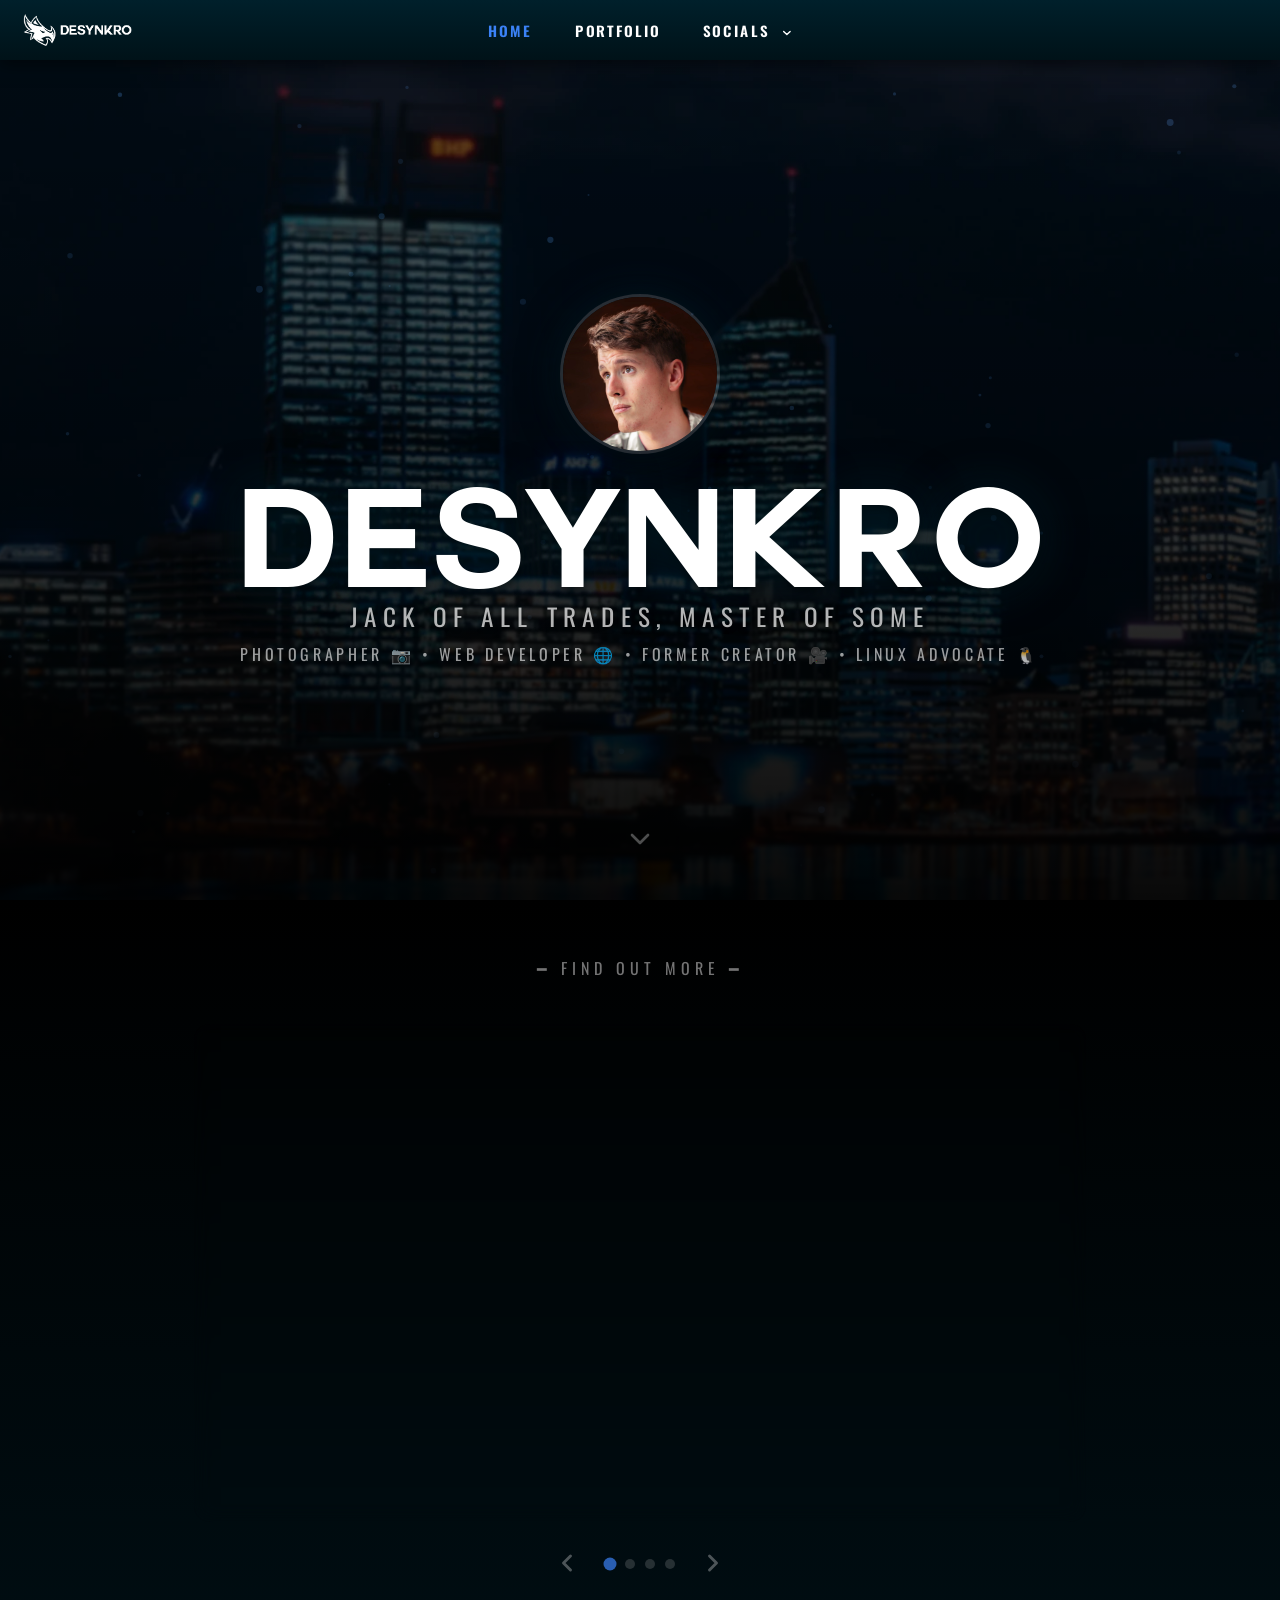
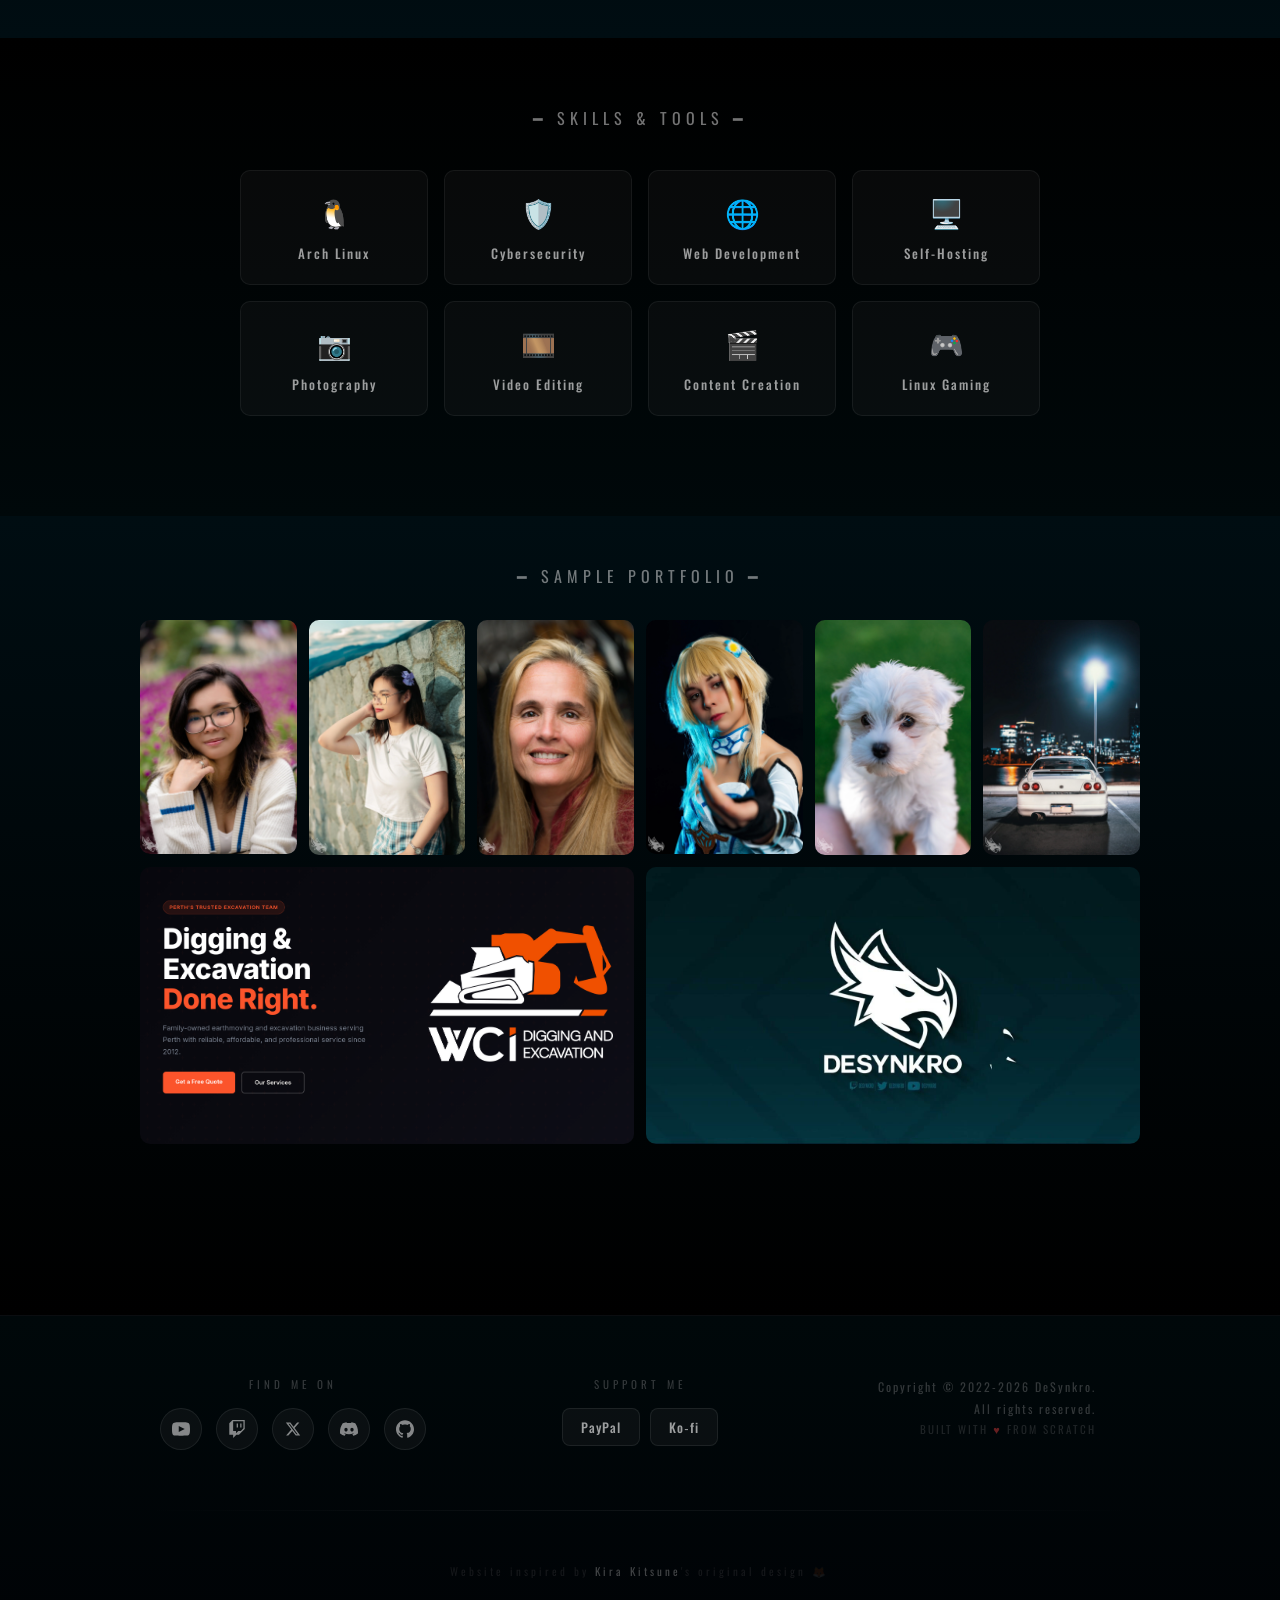
<file: index.html>
<!DOCTYPE html>
<html lang="en-AU">
<head>
  <meta charset="UTF-8">
  <meta name="viewport" content="width=device-width, initial-scale=1.0">
  <meta name="theme-color" content="#001218">
  <base href="/">
  <title>DeSynkro</title>
  <meta name="description" content="DeSynkro - Jack of all trades! Photographer, web developer, video editor, linux advocate and former content creator.">
  <meta property="og:title" content="DeSynkro - Photographer, Web Developer and Linux Advocate">
  <meta property="og:description" content="Jack of all trades, master of some. Linux gaming, photography, web development, and more.">
  <meta property="og:type" content="website">
  <meta property="og:url" content="https://desynkro.com">
  <meta property="og:site_name" content="DeSynkro">
  <meta property="og:locale" content="en_AU">
  <meta property="og:image" content="https://desynkro.com/images/og-image.jpg">
  <meta property="og:image:width" content="1200">
  <meta property="og:image:height" content="630">
  <meta property="og:image:alt" content="DeSynkro portfolio preview">
  <meta name="twitter:card" content="summary_large_image">
  <meta name="twitter:title" content="DeSynkro - Photographer, Web Developer and Linux Advocate">
  <meta name="twitter:description" content="Jack of all trades, master of some. Linux gaming, photography, web development, and more.">
  <meta name="twitter:image" content="https://desynkro.com/images/og-image.jpg">
  <link rel="canonical" href="https://desynkro.com">
  <link rel="icon" type="image/x-icon" href="/favicon.ico">
  <link rel="icon" type="image/png" sizes="32x32" href="/images/logos/favicon-32.png">
  <link rel="icon" type="image/png" sizes="16x16" href="/images/logos/favicon-16.png">

  <script type="application/ld+json">
  {
    "@context": "https://schema.org",
    "@type": "Person",
    "@id": "https://desynkro.com/#person",
    "name": "Iago Rosa",
    "alternateName": "DeSynkro",
    "url": "https://desynkro.com",
    "image": "https://desynkro.com/images/hero/pfp.webp",
    "jobTitle": ["Web Developer", "Photographer", "Video Editor", "Content Creator"],
    "description": "Photographer, web developer, and Linux advocate based in Australia.",
    "knowsAbout": ["Linux", "Web Development", "Photography", "Video Editing", "Self-Hosting", "Cybersecurity"],
    "sameAs": [
      "https://github.com/DeSynkro",
      "https://www.youtube.com/@DeSynkro",
      "https://www.twitch.tv/DeSynkro",
      "https://ko-fi.com/desynkro",
      "https://steamcommunity.com/id/desynkro"
    ]
  }
  </script>

  <script type="application/ld+json">
  {
    "@context": "https://schema.org",
    "@type": "WebSite",
    "@id": "https://desynkro.com/#website",
    "name": "DeSynkro",
    "url": "https://desynkro.com",
    "inLanguage": "en-AU",
    "publisher": { "@id": "https://desynkro.com/#person" }
  }
  </script>

  <link rel="preload" href="/fonts/couture/COUTUREBold.woff2" as="font" type="font/woff2" crossorigin>
  <link rel="stylesheet" href="/css/styles.css?v=20261119.2">
</head>
<body>

  <!-- ═══════════════ HEADER / NAV ═══════════════ -->
  <header>
    <a href="/"><img src="/images/logos/header_logo.png" alt="desynkro" class="header-logo"></a>
    <nav class="nav">
      <a href="/" class="nav-active">HOME</a>
      <a href="/portfolio">PORTFOLIO</a>
      <div class="dropdown">
        <a href="javascript:void(0)">SOCIALS <svg class="nav-chevron" viewBox="0 0 24 24" width="12" height="12" fill="none" stroke="currentColor" stroke-width="2.5" stroke-linecap="round" stroke-linejoin="round"><polyline points="6 9 12 15 18 9"/></svg></a>
        <div class="dropdown-menu">
          <a href="https://www.youtube.com/DeSynkro" target="_blank" rel="noopener noreferrer">YOUTUBE</a>
          <a href="https://www.twitch.tv/DeSynkro" target="_blank" rel="noopener noreferrer">TWITCH</a>
          <a href="https://x.com/DeSynkro" target="_blank" rel="noopener noreferrer">TWITTER</a>
          <a href="https://discord.com/invite/qptZkCj" target="_blank" rel="noopener noreferrer">DISCORD</a>
          <a href="https://github.com/DeSynkro" target="_blank" rel="noopener noreferrer">GITHUB</a>
      </div>
    </div>
  </nav>
  <button class="hamburger" id="hamburger" aria-label="Menu" aria-controls="mobileNav" aria-expanded="false">
    <span></span>
    <span></span>
    <span></span>
  </button>
</header>

<div class="mobile-nav" id="mobileNav">
  <a href="/" class="mobile-link mobile-active">HOME</a>
  <a href="/portfolio" class="mobile-link">PORTFOLIO</a>
  <div class="mobile-socials">
    <span class="mobile-socials-label">SOCIALS</span>
    <div class="mobile-social-icons">
      <a href="https://www.youtube.com/DeSynkro" target="_blank" rel="noopener noreferrer" class="msi yt">
        <svg viewBox="0 0 24 24" width="20" height="20" fill="currentColor"><path d="M23.498 6.186a3.016 3.016 0 0 0-2.122-2.136C19.505 3.545 12 3.545 12 3.545s-7.505 0-9.377.505A3.017 3.017 0 0 0 .502 6.186C0 8.07 0 12 0 12s0 3.93.502 5.814a3.016 3.016 0 0 0 2.122 2.136c1.871.505 9.376.505 9.376.505s7.505 0 9.377-.505a3.015 3.015 0 0 0 2.122-2.136C24 15.93 24 12 24 12s0-3.93-.502-5.814zM9.545 15.568V8.432L15.818 12l-6.273 3.568z"/></svg>
      </a>
      <a href="https://www.twitch.tv/DeSynkro" target="_blank" rel="noopener noreferrer" class="msi tw">
        <svg viewBox="0 0 24 24" width="20" height="20" fill="currentColor"><path d="M2.089 0L.525 4.175v16.694h5.736V24h3.132l3.127-3.132h4.695l6.26-6.258V0H2.089zm18.763 13.553l-3.652 3.651H12l-3.127 3.132v-3.132H4.473V2.089h16.379v11.464zM14.39 6.188v5.736H12V6.188h2.39zm-5.212 0v5.736H6.789V6.188h2.389z"/></svg>
      </a>
      <a href="https://x.com/DeSynkro" target="_blank" rel="noopener noreferrer" class="msi xx">
        <svg viewBox="0 0 24 24" width="18" height="18" fill="currentColor"><path d="M18.244 2.25h3.308l-7.227 8.26 8.502 11.24H16.17l-5.214-6.817L4.99 21.75H1.68l7.73-8.835L1.254 2.25H8.08l4.713 6.231zm-1.161 17.52h1.833L7.084 4.126H5.117z"/></svg>
      </a>
      <a href="https://discord.com/invite/qptZkCj" target="_blank" rel="noopener noreferrer" class="msi dc">
        <svg viewBox="0 0 24 24" width="20" height="20" fill="currentColor"><path d="M20.317 4.3698a19.7913 19.7913 0 0 0-4.8851-1.5152.0741.0741 0 0 0-.0785.0371c-.211.3753-.4447.8648-.6083 1.2495-1.8447-.2762-3.68-.2762-5.4868 0-.1636-.3933-.4058-.8742-.6177-1.2495a.077.077 0 0 0-.0785-.037 19.7363 19.7363 0 0 0-4.8852 1.515.0699.0699 0 0 0-.0321.0277C.5334 9.0458-.319 13.5799.0992 18.0578a.0824.0824 0 0 0 .0312.0561c2.0528 1.5076 4.0413 2.4228 5.9929 3.0294a.0777.0777 0 0 0 .0842-.0276c.4616-.6304.8731-1.2952 1.226-1.9942a.076.076 0 0 0-.0416-.1057c-.6528-.2476-1.2743-.5495-1.8722-.8923a.077.077 0 0 1-.0076-.1277c.1258-.0943.2517-.1923.3718-.2914a.0743.0743 0 0 1 .0776-.0105c3.9278 1.7933 8.18 1.7933 12.0614 0a.0739.0739 0 0 1 .0785.0095c.1202.099.246.1981.3728.2924a.077.077 0 0 1-.0066.1276 12.2986 12.2986 0 0 1-1.873.8914.0766.0766 0 0 0-.0407.1067c.3604.698.7719 1.3628 1.225 1.9932a.076.076 0 0 0 .0842.0286c1.961-.6067 3.9495-1.5219 6.0023-3.0294a.077.077 0 0 0 .0313-.0552c.5004-5.177-.8382-9.6739-3.5485-13.6604a.061.061 0 0 0-.0312-.0286zM8.02 15.3312c-1.1825 0-2.1569-1.0857-2.1569-2.419 0-1.3332.9555-2.4189 2.157-2.4189 1.2108 0 2.1757 1.0952 2.1568 2.419 0 1.3332-.9555 2.4189-2.1569 2.4189zm7.9748 0c-1.1825 0-2.1569-1.0857-2.1569-2.419 0-1.3332.9554-2.4189 2.1569-2.4189 1.2108 0 2.1757 1.0952 2.1568 2.419 0 1.3332-.946 2.4189-2.1568 2.4189z"/></svg>
      </a>
      <a href="https://github.com/DeSynkro" target="_blank" rel="noopener noreferrer" class="msi gh">
        <svg viewBox="0 0 24 24" width="20" height="20" fill="currentColor"><path d="M12 .297c-6.63 0-12 5.373-12 12 0 5.303 3.438 9.8 8.205 11.385.6.113.82-.258.82-.577 0-.285-.01-1.04-.015-2.04-3.338.724-4.042-1.61-4.042-1.61-.546-1.387-1.333-1.756-1.333-1.756-1.089-.745.083-.729.083-.729 1.205.084 1.84 1.236 1.84 1.236 1.07 1.835 2.809 1.305 3.495.998.108-.776.417-1.305.76-1.606-2.665-.3-5.466-1.332-5.466-5.93 0-1.31.465-2.38 1.235-3.22-.135-.303-.54-1.523.105-3.176 0 0 1.005-.322 3.3 1.23.96-.267 1.98-.399 3-.405 1.02.006 2.04.138 3 .405 2.28-1.552 3.285-1.23 3.285-1.23.645 1.653.24 2.873.12 3.176.765.84 1.23 1.91 1.23 3.22 0 4.61-2.805 5.625-5.475 5.92.42.36.81 1.096.81 2.22 0 1.605-.015 2.9-.015 3.293 0 .315.21.69.825.57C20.565 22.092 24 17.592 24 12.297c0-6.627-5.373-12-12-12"/></svg>
      </a>
    </div>
  </div>
</div>

  <!-- ═══════════════ HERO SECTION ═══════════════ -->
  <main>
  <section class="hero">
    <canvas class="hero-canvas" id="heroCanvas"></canvas>
    <div class="hero-bg"></div>
    <div class="hero-overlay"></div>
    <div class="hero-content">
      <picture>
        <source srcset="/images/hero/pfp.webp" type="image/webp">
        <img src="/images/hero/pfp.jpg" alt="DeSynkro profile picture" class="hero-pfp" width="160" height="160" fetchpriority="high" decoding="async">
      </picture>
      <h1 class="hero-title">DESYNKRO</h1>
      <div class="hero-sub">JACK OF ALL TRADES, MASTER OF SOME</div>
      <div class="hero-tagline">
        <span class="tag-segment">PHOTOGRAPHER <span class="emoji">📷</span></span>
        <span class="tag-sep"> • </span>
        <span class="tag-segment">WEB DEVELOPER <span class="emoji">🌐</span></span>
        <span class="tag-sep"> • </span>
        <span class="tag-segment">FORMER CREATOR <span class="emoji">🎥</span></span>
        <span class="tag-sep"> • </span>
        <span class="tag-segment">LINUX ADVOCATE <span class="emoji">🐧</span></span>
      </div>
      </div>
    <div class="hero-chevron" id="heroChevron">
      <svg viewBox="0 0 24 24" width="32" height="32" fill="none" stroke="currentColor" stroke-width="2" stroke-linecap="round" stroke-linejoin="round"><polyline points="6 9 12 15 18 9"/></svg>
    </div>
  </section>

  <!-- ═══════════════ FIND OUT MORE CAROUSEL ═══════════════ -->
  <section class="carousel-section">
    <div class="section-label">━ FIND OUT MORE ━</div>
    <div class="carousel-wrapper" id="carousel">
      <div class="carousel-card">
        <div class="card-number">01 / 04</div>
        <div class="card-title">
          <div class="about-title-wrap">
            <span class="about-title-swap" id="titlePrimary">ABOUT ME</span>
            <span class="about-title-swap about-title-alt" id="titleSecondary">GET TO KNOW ME</span>
          </div>
        </div>
        <div class="card-body">
          <div class="about-text-wrap">
            <div class="about-text-inner" id="aboutPrimary">
              <p>Hey, I'm <strong>DeSynkro</strong>! Jack of all trades and Linux gamer running CachyOS (Arch btw).</p>
              <p>I build websites, shoot and edit photos, edit videos, and occasionally pretend I know what I'm doing in cybersecurity. I'm deep in the Linux rabbit hole, self-hosting, tinkering, and pushing what open-source can do.</p>
              <p>I used to stream Just Chatting on Twitch and made tutorials on YouTube teaching others the same. These days I help people switch to Linux and get as much of their games and software running as possible.</p>
              <p>In my free time, you'll find me gaming, achievement hunting, or learning different Linux distros.</p>
              <p>If you'd like to work together on a project, collaborate, or hire me for any of my services, don't hesitate to <a href="#" class="about-reach-out">reach out</a>!</p>
            </div>
            <div class="about-text-inner about-text-alt" id="aboutSecondary">
              <p>Hey there, I'm Iago Rosa!</p>
              <p>I was born and raised in Brazil and moved to Perth, Australia with my family in 2006 and have proudly called this country my home ever since.</p>
              <p>I've always been a massive tech and gaming nerd. My all-time favourite game is <em>The Elder Scrolls V: Skyrim</em> (AKA "Mod it until it crashes"). I love modding games and achievement hunting. I used to play a lot of First Person Shooters and Counter Strike competitively, but these days I'm more into fun single-player and co-op games I can enjoy with friends. Feel free to add me on <a href="https://steamcommunity.com/id/desynkro" target="_blank" rel="noopener noreferrer">STEAM</a> if you want to game together!</p>
              <p>In 2020 I gave streaming and content creation a try and managed to turn it into a career. After a year of consistent grinding I became a Twitch Partner. During that time I met the love of my life, and after Covid I flew out to the Philippines to be with her. We're happily married now.</p>
              <p>I'm also really into photography, especially portraits, I love taking photos of people, and automotive shots. My favorite cars are the Nissan Skyline R34 and the Mazda RX-7.</p>
              <p>At home I've got my little puppy Luna (Maltese Shih Tzu) No matter how old she gets, she'll always be a puppy to me, you'll definitely spot her in the portfolio!</p>
              <p>I'm a strong privacy advocate, I believe mandatory ID verification online creates more problems than it solves, especially with how common data breaches and leaks are. That passion led me down the rabbit hole of cybersecurity, self-hosting, open source software, and Linux.</p>
              <p>In late 2023, Microslop's awful business practices finally pushed me over the edge. I started with Linux Mint, fell in love with the whole ecosystem, and by 2025 I had fully migrated to CachyOS (arch btw). All my systems are now running Linux.</p>
              <p>These days I work as a tradie. With the rise of AI making me fear about the long-term future of my tech and photography work, I wanted something more "AI-resistant", plus the constant movement keeps me fit, which I love. I'm big into gym sessions and nutrition too.</p>
              <p>I'm just a chill guy who enjoys life, good games, and learning new things. Thanks for stopping by, I hope you enjoy your stay!</p>
            </div>
          </div>
          <button class="about-toggle" id="aboutToggle">READ MORE →</button>
        </div>
      </div>
      <div class="carousel-card">
        <div class="card-number">02 / 04</div>
        <div class="card-title">SERVICES</div>
        <div class="card-body">
          <p><strong>📸 Photography & Videography</strong> — from portraits and pets to automotive and events, capturing and editing content using professional-grade tools for polished, high-quality results.</p>
          <p><strong>🎞️ Video Editing</strong> — post-production across DaVinci Resolve, Adobe Premiere, After Effects, and KDENLive. Experienced in colour grading, transitions, and crafting a polished final cut.</p>
          <p><strong>🌐 Web Development & Design</strong> — building clean, responsive websites for businesses and portfolios. Custom-coded with a focus on performance, simplicity, and modern design.</p>
          <p><strong>🎥 Content Creation</strong> — formerly streaming Just Chatting with live on-stream effects, often compared to a produced YouTube video. Later expanded into tutorials, product reviews, and gym content.</p>
          <p><strong>🐧 Linux Tutoring</strong> — helping people switch to Linux and get the most out of it. From setting up dual boots to full migrations, providing ongoing support for compatibility and parity with existing workflows.</p>
        </div>
      </div>
      <div class="carousel-card">
        <div class="card-number">03 / 04</div>
        <div class="card-title">CONTACT</div>
        <div class="card-body">
          <p>Thanks for reaching out! Get in touch below and I'll get back to you as soon as possible.</p>

          <p class="contact-row"><strong>Email:</strong><br>
            ✉️ <a href="mailto:business@desynkro.com">business@desynkro.com</a> — <span class="contact-note">Please allow up to 48 hours for a response.</span>
          </p>

          <p class="contact-row"><strong>Socials:</strong><br>
            💬 <a href="https://discord.com/invite/qptZkCj" target="_blank" rel="noopener noreferrer">Discord</a> — join the community<br>
            ▶ <a href="https://www.youtube.com/DeSynkro" target="_blank" rel="noopener noreferrer">YouTube</a> — tutorials, vlogs, and tech content<br>
            📺 <a href="https://www.twitch.tv/DeSynkro" target="_blank" rel="noopener noreferrer">Twitch</a> — formerly streaming Just Chatting (retired)<br>
            🐦 <a href="https://x.com/Desynkro" target="_blank" rel="noopener noreferrer">Twitter / X</a> — profile still up but I don't post anymore
          </p>
          <p class="contact-row"><strong>Support me:</strong><br>
            ☕ <a href="https://ko-fi.com/desynkro" target="_blank" rel="noopener noreferrer">Ko-fi</a> — support the work<br>
            💳           <a href="https://paypal.me/iagorosa97" target="_blank" rel="noopener noreferrer">PayPal</a> — direct support
          </p>
        </div>
      </div>
      <div class="carousel-card">
        <div class="card-number">04 / 04</div>
        <div class="card-title">REVIEWS</div>
        <div class="card-body card-body--compact">
          <div class="review">
            <div class="review-stars">★★★★★</div>
            <p class="review-text">"Excellent work, Always willing to go out of the way to improve his skills and always puts in the time and effort to get things done right."</p>
            <div class="review-author">— Joshua Walter</div>
            <div class="review-source">Google Local Guide</div>
          </div>
          <div class="review">
            <div class="review-stars">★★★★★</div>
            <p class="review-text">"Absolute top bloke and so easy to get along with and communicate with to get the perfect shot!! Such high-quality work and such friendly service, absolutely reccomend him to anyone who needs to get some photos done!"</p>
            <div class="review-author">— Harry Matthews</div>
          </div>
          <div class="review">
            <div class="review-stars">★★★★★</div>
            <p class="review-text">"This guy can read your thoughts when you are trying to tell him your production ideas."</p>
            <div class="review-author">— Walter Lucio Rosa</div>
            <div class="review-source">Google Local Guide</div>
          </div>
        </div>
      </div>
    </div>
    <div class="carousel-nav">
      <button class="carousel-arrow" id="prevBtn"><svg viewBox="0 0 24 24" fill="none" stroke="currentColor" stroke-width="2.5" stroke-linecap="round" stroke-linejoin="round"><polyline points="15 18 9 12 15 6"/></svg></button>
      <div class="carousel-dots" id="dots">
        <button class="active" aria-label="Slide 1"></button>
        <button aria-label="Slide 2"></button>
        <button aria-label="Slide 3"></button>
        <button aria-label="Slide 4"></button>
      </div>
      <button class="carousel-arrow" id="nextBtn"><svg viewBox="0 0 24 24" fill="none" stroke="currentColor" stroke-width="2.5" stroke-linecap="round" stroke-linejoin="round"><polyline points="9 6 15 12 9 18"/></svg></button>
    </div>
  </section>

  <!-- ═══════════════ SKILLS & TOOLS ═══════════════ -->
  <section class="skills-section">
    <div class="section-label fade-in">━ SKILLS & TOOLS ━</div>
    <div class="skills-grid">
      <div class="skill-item fade-in" data-skill="Arch Linux"><span class="skill-icon">🐧</span><span class="skill-name">Arch Linux</span></div>
      <div class="skill-item fade-in" data-skill="Cybersecurity"><span class="skill-icon">🛡️</span><span class="skill-name">Cybersecurity</span></div>
      <div class="skill-item fade-in" data-skill="Web Development"><span class="skill-icon">🌐</span><span class="skill-name">Web Development</span></div>
      <div class="skill-item fade-in" data-skill="Self-Hosting"><span class="skill-icon">🖥️</span><span class="skill-name">Self-Hosting</span></div>
      <div class="skill-item fade-in" data-skill="Photography"><span class="skill-icon">📷</span><span class="skill-name">Photography</span></div>
      <div class="skill-item fade-in" data-skill="Video Editing"><span class="skill-icon">🎞️</span><span class="skill-name">Video Editing</span></div>
      <div class="skill-item fade-in" data-skill="Content Creation"><span class="skill-icon">🎬</span><span class="skill-name">Content Creation</span></div>
      <div class="skill-item fade-in" data-skill="Linux Gaming"><span class="skill-icon">🎮</span><span class="skill-name">Linux Gaming</span></div>
    </div>
  </section>

  <!-- ═══════════════ PORTFOLIO GALLERY ═══════════════ -->
  <section class="portfolio-section">
    <div class="section-label fade-in">━ SAMPLE PORTFOLIO ━</div>
    <div class="portfolio-wrapper" id="portfolioCarousel">
      <div class="portfolio-item fade-in" data-src="/images/frontpage/frontpage_01.webp">
        <picture>
          <source srcset="/images/frontpage/frontpage_01.webp" type="image/webp">
          <img src="/images/frontpage/frontpage_01.jpg" alt="Photography 01" loading="lazy">
        </picture>
        <div class="overlay"><span>01</span></div>
      </div>
      <div class="portfolio-item fade-in" data-src="/images/frontpage/frontpage_02.webp">
        <picture>
          <source srcset="/images/frontpage/frontpage_02.webp" type="image/webp">
          <img src="/images/frontpage/frontpage_02.jpg" alt="Photography 02" loading="lazy">
        </picture>
        <div class="overlay"><span>02</span></div>
      </div>
      <div class="portfolio-item fade-in" data-src="/images/frontpage/frontpage_03.webp">
        <picture>
          <source srcset="/images/frontpage/frontpage_03.webp" type="image/webp">
          <img src="/images/frontpage/frontpage_03.jpg" alt="Photography 03" loading="lazy">
        </picture>
        <div class="overlay"><span>03</span></div>
      </div>
      <div class="portfolio-item fade-in" data-src="/images/frontpage/frontpage_04.webp">
        <picture>
          <source srcset="/images/frontpage/frontpage_04.webp" type="image/webp">
          <img src="/images/frontpage/frontpage_04.jpg" alt="Photography 04" loading="lazy">
        </picture>
        <div class="overlay"><span>04</span></div>
      </div>
      <div class="portfolio-item fade-in" data-src="/images/frontpage/frontpage_05.webp">
        <picture>
          <source srcset="/images/frontpage/frontpage_05.webp" type="image/webp">
          <img src="/images/frontpage/frontpage_05.jpg" alt="Photography 05" loading="lazy">
        </picture>
        <div class="overlay"><span>05</span></div>
      </div>
      <div class="portfolio-item fade-in" data-src="/images/frontpage/frontpage_06.webp">
        <picture>
          <source srcset="/images/frontpage/frontpage_06.webp" type="image/webp">
          <img src="/images/frontpage/frontpage_06.jpg" alt="Photography 06" loading="lazy">
        </picture>
        <div class="overlay"><span>06</span></div>
      </div>
      <div class="portfolio-item fade-in portfolio-item--wide" data-type="website" data-src="/portfolio/websites/wci-dig.mp4" data-thumb="/portfolio/websites/designs/wci-dig-thumb.png" data-link="https://wci-dig.com">
        <img src="/portfolio/websites/designs/wci-dig-thumb.png" alt="WCI-DIG Website" loading="lazy">
        <div class="overlay"><span>WEBSITE</span></div>
      </div>
      <div class="portfolio-item fade-in portfolio-item--wide" data-type="animation" data-src="/portfolio/animations/001.mp4" data-thumb="/portfolio/animations/posters/001.jpg">
        <img src="/portfolio/animations/posters/001.jpg" alt="Animation 01" loading="lazy">
        <div class="overlay"><span>ANIMATION</span></div>
      </div>
    </div>
    <div class="carousel-nav">
      <button class="carousel-arrow" id="portPrevBtn"><svg viewBox="0 0 24 24" fill="none" stroke="currentColor" stroke-width="2.5" stroke-linecap="round" stroke-linejoin="round"><polyline points="15 18 9 12 15 6"/></svg></button>
      <div class="carousel-dots" id="portDots">
        <button class="active"></button>
        <button></button>
      </div>
      <button class="carousel-arrow" id="portNextBtn"><svg viewBox="0 0 24 24" fill="none" stroke="currentColor" stroke-width="2.5" stroke-linecap="round" stroke-linejoin="round"><polyline points="9 6 15 12 9 18"/></svg></button>
    </div>
    <div class="portfolio-note fade-in">I ALSO BUILT THIS WEBSITE</div>
    <div class="portfolio-cta fade-in">
      <a href="/portfolio" class="cta-btn">
        <span>SEE MORE OF MY WORK</span>
        <svg viewBox="0 0 24 24" width="18" height="18" fill="none" stroke="currentColor" stroke-width="2.5" stroke-linecap="round" stroke-linejoin="round"><line x1="5" y1="12" x2="19" y2="12"/><polyline points="12 5 19 12 12 19"/></svg>
      </a>
    </div>
  </section>

  </main>

  <!-- ═══════════════ FOOTER ═══════════════ -->
  <footer>
    <div class="footer-inner">
      <div class="footer-col">
        <span class="footer-label">FIND ME ON</span>
        <div class="footer-socials-row">
          <a href="https://www.youtube.com/DeSynkro" target="_blank" rel="noopener noreferrer" class="social-icon yt" title="YouTube">
            <svg viewBox="0 0 24 24" width="18" height="18" fill="currentColor"><path d="M19.615 3.184c-3.604-.246-11.631-.245-15.23 0C.488 3.45.029 5.804 0 12c.029 6.185.484 8.549 4.385 8.816 3.6.245 11.626.246 15.23 0C23.512 20.55 23.971 18.196 24 12c-.029-6.185-.484-8.549-4.385-8.816zM9 16V8l8 4-8 4z"/></svg>
          </a>
          <a href="https://www.twitch.tv/DeSynkro" target="_blank" rel="noopener noreferrer" class="social-icon tw" title="Twitch">
            <svg viewBox="0 0 24 24" width="18" height="18" fill="currentColor"><path d="M11.571 4.714h1.715v5.143H11.57zm4.715 0H18v5.143h-1.714zM6 0L1.714 4.286v15.428h5.143V24l4.286-4.286h3.428L22.286 12V0zm14.571 11.143l-3.428 3.428h-3.428l-3 3v-3H6.857V1.714h13.714Z"/></svg>
          </a>
          <a href="https://x.com/DeSynkro" target="_blank" rel="noopener noreferrer" class="social-icon xx" title="Twitter / X">
            <svg viewBox="0 0 24 24" width="16" height="16" fill="currentColor"><path d="M18.244 2.25h3.308l-7.227 8.26 8.502 11.24H16.17l-5.214-6.817L4.99 21.75H1.68l7.73-8.835L1.254 2.25H8.08l4.713 6.231zm-1.161 17.52h1.833L7.084 4.126H5.117z"/></svg>
          </a>
          <a href="https://discord.com/invite/qptZkCj" target="_blank" rel="noopener noreferrer" class="social-icon dc" title="Discord">
            <svg viewBox="0 0 24 24" width="18" height="18" fill="currentColor"><path d="M20.317 4.3698a19.7913 19.7913 0 00-4.8851-1.5152.0741.0741 0 00-.0785.0371c-.211.3753-.4447.8648-.6083 1.2495-1.8447-.2762-3.68-.2762-5.4868 0-.1636-.3933-.4058-.8742-.6177-1.2495a.077.077 0 00-.0785-.037 19.7363 19.7363 0 00-4.8852 1.515.0699.0699 0 00-.0321.0277C.5334 9.0458-.319 13.5799.0992 18.0578a.0824.0824 0 00.0312.0561c2.0528 1.5076 4.0413 2.4228 5.9929 3.0294a.0777.0777 0 00.0842-.0276c.4616-.6304.8731-1.2952 1.226-1.9942a.076.076 0 00-.0416-.1057c-.6528-.2476-1.2743-.5495-1.8722-.8923a.077.077 0 01-.0076-.1277c.1258-.0943.2517-.1923.3718-.2914a.0743.0743 0 01.0776-.0105c3.9278 1.7933 8.18 1.7933 12.0614 0a.0739.0739 0 01.0785.0095c.1202.099.246.1981.3728.2924a.077.077 0 01-.0066.1276 12.2986 12.2986 0 01-1.873.8914.0766.0766 0 00-.0407.1067c.3604.698.7719 1.3628 1.225 1.9932a.076.076 0 00.0842.0286c1.961-.6067 3.9495-1.5219 6.0023-3.0294a.077.077 0 00.0313-.0552c.5004-5.177-.8382-9.6739-3.5485-13.6604a.061.061 0 00-.0312-.0286zM8.02 15.3312c-1.1825 0-2.1569-1.0857-2.1569-2.419 0-1.3332.9555-2.4189 2.157-2.4189 1.2108 0 2.1757 1.0952 2.1568 2.419 0 1.3332-.9555 2.4189-2.1569 2.4189zm7.9748 0c-1.1825 0-2.1569-1.0857-2.1569-2.419 0-1.3332.9554-2.4189 2.1569-2.4189 1.2108 0 2.1757 1.0952 2.1568 2.419 0 1.3332-.946 2.4189-2.1568 2.4189z"/></svg>
          </a>
          <a href="https://github.com/DeSynkro" target="_blank" rel="noopener noreferrer" class="social-icon gh" title="GitHub">
            <svg viewBox="0 0 24 24" width="18" height="18" fill="currentColor"><path d="M12 .297c-6.63 0-12 5.373-12 12 0 5.303 3.438 9.8 8.205 11.385.6.113.82-.258.82-.577 0-.285-.01-1.04-.015-2.04-3.338.724-4.042-1.61-4.042-1.61-.546-1.387-1.333-1.756-1.333-1.756-1.089-.745.083-.729.083-.729 1.205.084 1.84 1.236 1.84 1.236 1.07 1.835 2.809 1.305 3.495.998.108-.776.417-1.305.76-1.606-2.665-.3-5.466-1.332-5.466-5.93 0-1.31.465-2.38 1.235-3.22-.135-.303-.54-1.523.105-3.176 0 0 1.005-.322 3.3 1.23.96-.267 1.98-.399 3-.405 1.02.006 2.04.138 3 .405 2.28-1.552 3.285-1.23 3.285-1.23.645 1.653.24 2.873.12 3.176.765.84 1.23 1.91 1.23 3.22 0 4.61-2.805 5.625-5.475 5.92.42.36.81 1.096.81 2.22 0 1.605-.015 2.9-.015 3.293 0 .315.21.69.825.57C20.565 22.092 24 17.592 24 12.297c0-6.627-5.373-12-12-12"/></svg>
          </a>
        </div>
      </div>
      <div class="footer-col">
        <span class="footer-label">SUPPORT ME</span>
        <div class="support-btns">
          <a href="https://paypal.me/iagorosa97" target="_blank" rel="noopener noreferrer" class="support-btn" title="PayPal">PayPal</a>
          <a href="https://ko-fi.com/desynkro" target="_blank" rel="noopener noreferrer" class="support-btn" title="Ko-fi">Ko‑fi</a>
        </div>
      </div>
      <div class="footer-col">
        <div class="footer-copy">
          Copyright © 2022-<span id="year"></span> DeSynkro.<br>All rights reserved.<br>
          <span class="footer-made">BUILT WITH <span class="heart">♥</span> FROM SCRATCH</span>
        </div>
      </div>
      <div class="footer-divider"></div>
      <div class="footer-bottom">Website inspired by <br class="footer-break"><a href="https://kirakitsune.dev/" target="_blank" rel="noopener noreferrer" class="footer-link">Kira Kitsune</a>'s original design 🦊</div>
    </div>
  </footer>

  <!-- ═══════════════ LIGHTBOX ═══════════════ -->
  <div class="lightbox" id="lightbox">
    <button class="lightbox-close" aria-label="Close">✕</button>
    <div class="lightbox-counter" id="lbCounter"></div>
    <div class="lightbox-body">
      <button class="lightbox-arrow lightbox-prev" id="lbPrev">‹</button>
      <div class="lightbox-view">
        <img class="lightbox-img" id="lbImg" alt="Expanded view">
        <video class="lb-vid" id="lbVid" controls playsinline style="display:none"></video>
        <a class="lb-site-btn" id="lbSiteBtn" href="javascript:void(0)" target="_blank" rel="noopener noreferrer" style="display:none">VISIT WEBSITE →</a>
      </div>
      <button class="lightbox-arrow lightbox-next" id="lbNext">›</button>
    </div>
  </div>

  <!-- ═══════════════ SKILL OVERLAY ═══════════════ -->
  <div class="skill-overlay" id="skillOverlay">
    <button class="skill-overlay-close" aria-label="Close">✕</button>
    <div class="skill-overlay-card">
      <div class="skill-overlay-icon"></div>
      <div class="skill-overlay-name"></div>
      <div class="skill-overlay-desc"></div>
      <div class="skill-overlay-specs"></div>
      <div class="skill-overlay-tools"></div>
    </div>
  </div>

  <!-- ═══════════════ JAVASCRIPT ═══════════════ -->
  <script src="/js/script.js?v=20261119.2"></script>
</body>
</html>
</file>
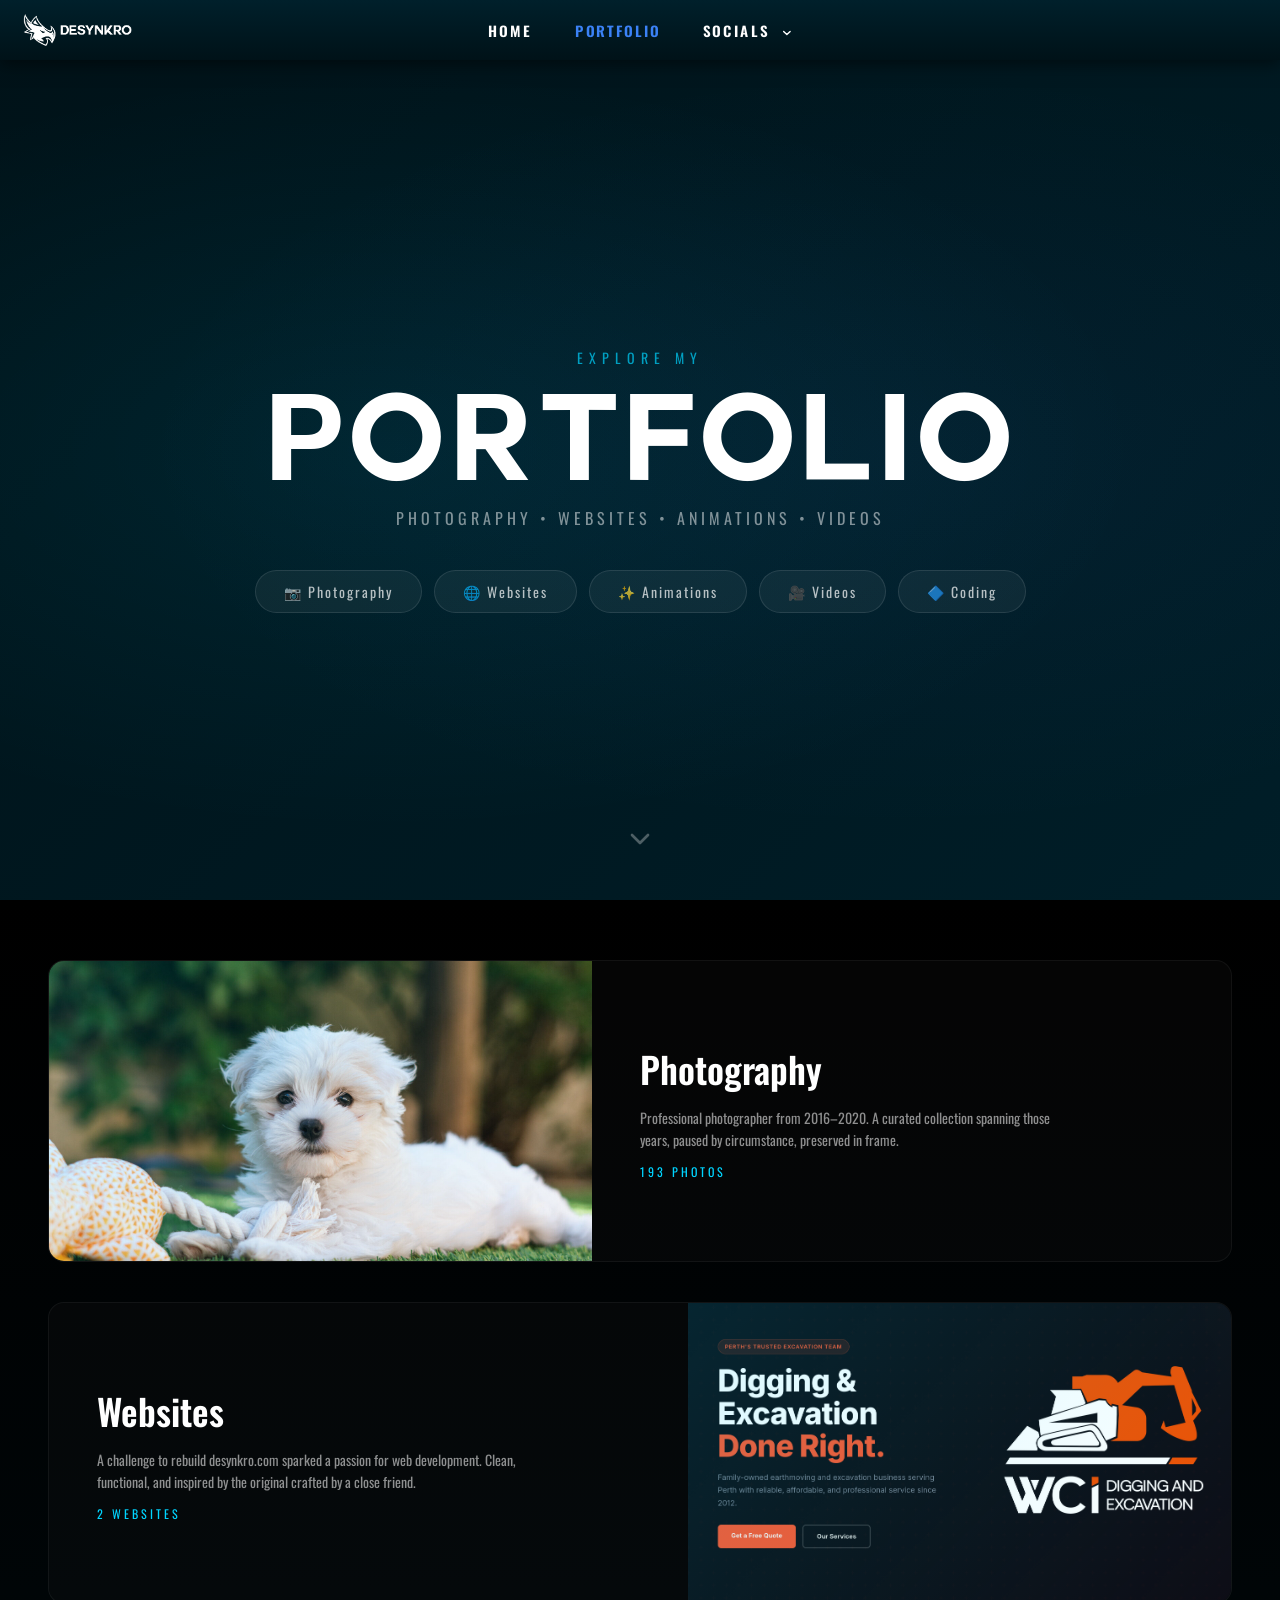
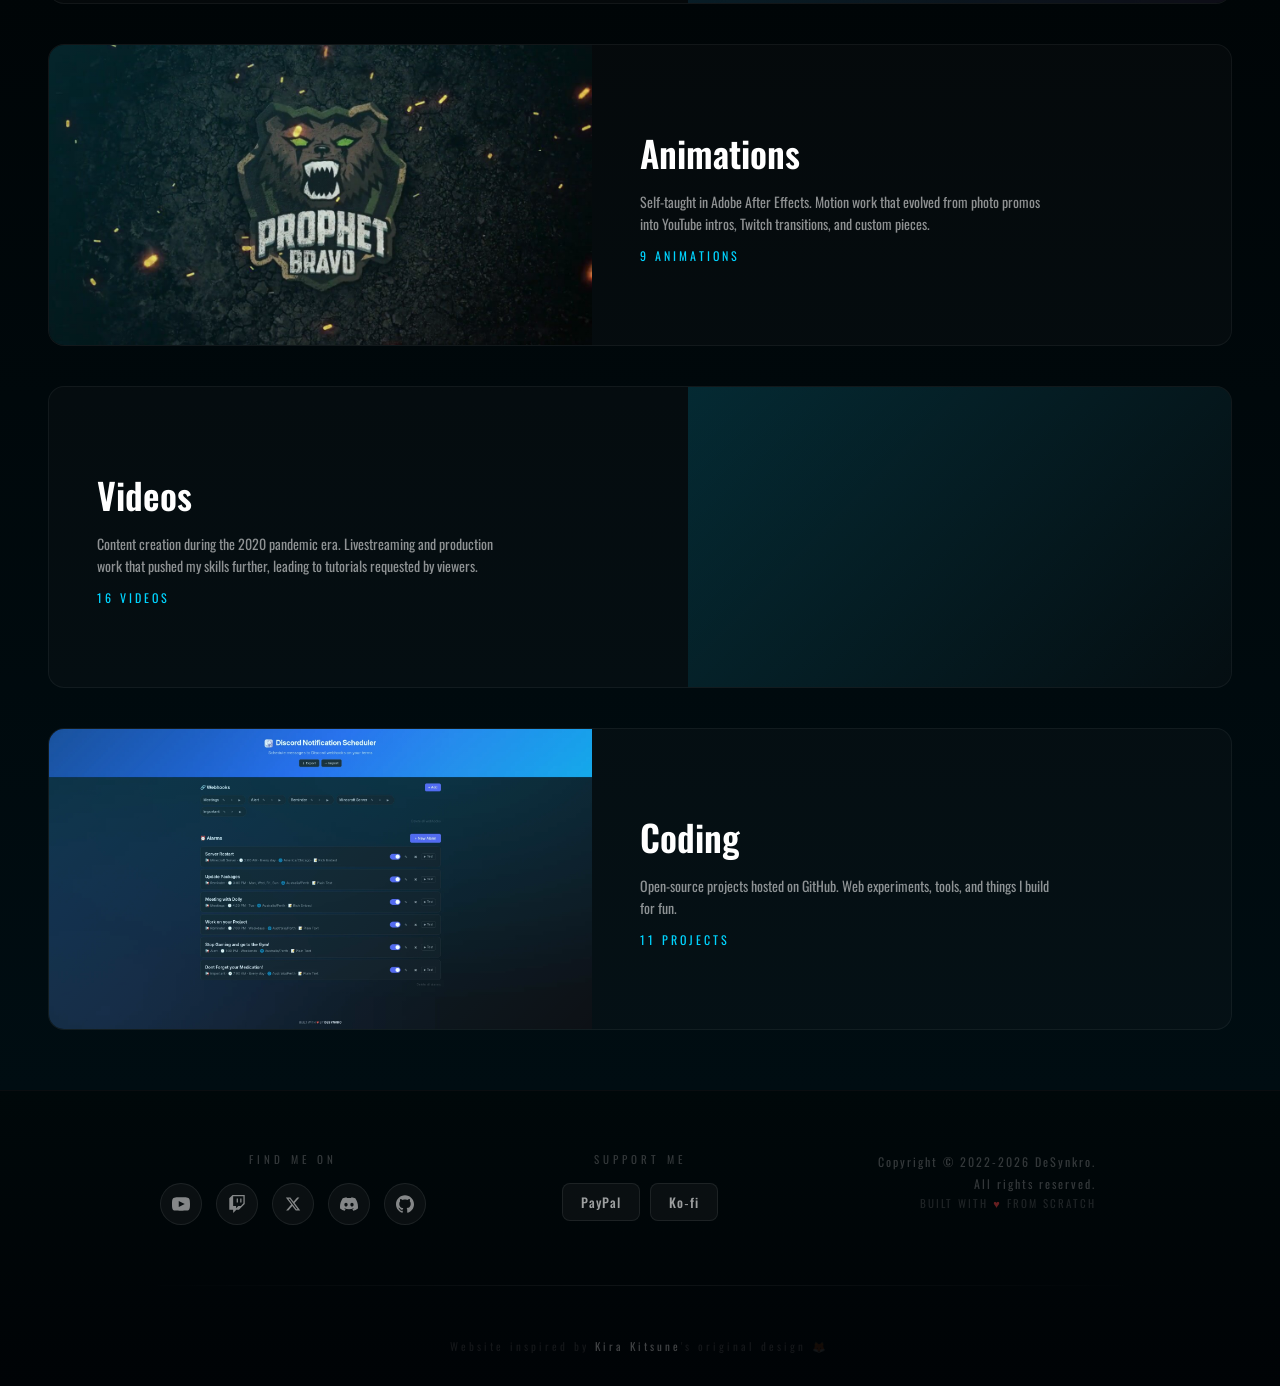
<file: portfolio.html>
<!DOCTYPE html>
<html lang="en-AU">
<head>
  <meta charset="UTF-8">
  <meta name="viewport" content="width=device-width, initial-scale=1.0">
  <meta name="theme-color" content="#001218">
  <base href="/">
  <title>DeSynkro Portfolio</title>
  <meta name="description" content="Explore DeSynkro's portfolio: photography, videos, websites, and animations.">
  <meta property="og:title" content="DeSynkro Portfolio">
  <meta property="og:description" content="Explore DeSynkro's portfolio: photography, videos, websites, and animations.">
  <meta property="og:type" content="website">
  <meta property="og:url" content="https://desynkro.com/portfolio">
  <meta property="og:site_name" content="DeSynkro">
  <meta property="og:locale" content="en_AU">
  <meta property="og:image" content="https://desynkro.com/images/og-image.jpg">
  <meta property="og:image:width" content="1200">
  <meta property="og:image:height" content="630">
  <meta property="og:image:alt" content="DeSynkro portfolio preview">
  <meta name="twitter:card" content="summary_large_image">
  <meta name="twitter:title" content="DeSynkro Portfolio">
  <meta name="twitter:description" content="Explore DeSynkro's portfolio: photography, videos, websites, and animations.">
  <meta name="twitter:image" content="https://desynkro.com/images/og-image.jpg">
  <link rel="canonical" href="https://desynkro.com/portfolio">
  <link rel="icon" type="image/x-icon" href="/favicon.ico">
  <link rel="icon" type="image/png" sizes="32x32" href="/images/logos/favicon-32.png">
  <link rel="icon" type="image/png" sizes="16x16" href="/images/logos/favicon-16.png">

  <script type="application/ld+json">
  {
    "@context": "https://schema.org",
    "@type": "WebSite",
    "@id": "https://desynkro.com/#website",
    "name": "DeSynkro",
    "url": "https://desynkro.com",
    "inLanguage": "en-AU",
    "publisher": { "@id": "https://desynkro.com/#person" }
  }
  </script>

  <script type="application/ld+json">
  {
    "@context": "https://schema.org",
    "@type": "CollectionPage",
    "@id": "https://desynkro.com/portfolio#webpage",
    "name": "DeSynkro Portfolio",
    "description": "Explore DeSynkro's portfolio: photography, videos, websites, and animations.",
    "url": "https://desynkro.com/portfolio",
    "inLanguage": "en-AU",
    "isPartOf": { "@id": "https://desynkro.com/#website" },
    "author": { "@id": "https://desynkro.com/#person" },
    "breadcrumb": {
      "@type": "BreadcrumbList",
      "itemListElement": [
        { "@type": "ListItem", "position": 1, "name": "Home", "item": "https://desynkro.com" },
        { "@type": "ListItem", "position": 2, "name": "Portfolio", "item": "https://desynkro.com/portfolio" }
      ]
    }
  }
  </script>

  <link rel="preload" href="/fonts/couture/COUTUREBold.woff2" as="font" type="font/woff2" crossorigin>
  <link rel="stylesheet" href="/css/styles.css?v=20261119.2">
</head>
<body>

  <!-- ═══════════════ HEADER / NAV ═══════════════ -->
  <header>
    <a href="/"><img src="/images/logos/header_logo.png" alt="desynkro" class="header-logo"></a>
    <nav class="nav">
      <a href="/">HOME</a>
      <a href="/portfolio" class="nav-active">PORTFOLIO</a>
      <div class="dropdown">
        <a href="javascript:void(0)">SOCIALS <svg class="nav-chevron" viewBox="0 0 24 24" width="12" height="12" fill="none" stroke="currentColor" stroke-width="2.5" stroke-linecap="round" stroke-linejoin="round"><polyline points="6 9 12 15 18 9"/></svg></a>
        <div class="dropdown-menu">
          <a href="https://www.youtube.com/DeSynkro" target="_blank" rel="noopener noreferrer">YOUTUBE</a>
          <a href="https://www.twitch.tv/DeSynkro" target="_blank" rel="noopener noreferrer">TWITCH</a>
          <a href="https://x.com/DeSynkro" target="_blank" rel="noopener noreferrer">TWITTER</a>
          <a href="https://discord.com/invite/qptZkCj" target="_blank" rel="noopener noreferrer">DISCORD</a>
          <a href="https://github.com/DeSynkro" target="_blank" rel="noopener noreferrer">GITHUB</a>
      </div>
    </div>
  </nav>
  <button class="hamburger" id="hamburger" aria-label="Menu" aria-controls="mobileNav" aria-expanded="false">
    <span></span>
    <span></span>
    <span></span>
  </button>
</header>

<div class="mobile-nav" id="mobileNav">
  <a href="/" class="mobile-link">HOME</a>
  <a href="/portfolio" class="mobile-link mobile-active">PORTFOLIO</a>
  <div class="mobile-socials">
    <span class="mobile-socials-label">SOCIALS</span>
    <div class="mobile-social-icons">
      <a href="https://www.youtube.com/DeSynkro" target="_blank" rel="noopener noreferrer" class="msi yt">
        <svg viewBox="0 0 24 24" width="20" height="20" fill="currentColor"><path d="M23.498 6.186a3.016 3.016 0 0 0-2.122-2.136C19.505 3.545 12 3.545 12 3.545s-7.505 0-9.377.505A3.017 3.017 0 0 0 .502 6.186C0 8.07 0 12 0 12s0 3.93.502 5.814a3.016 3.016 0 0 0 2.122 2.136c1.871.505 9.376.505 9.376.505s7.505 0 9.377-.505a3.015 3.015 0 0 0 2.122-2.136C24 15.93 24 12 24 12s0-3.93-.502-5.814zM9.545 15.568V8.432L15.818 12l-6.273 3.568z"/></svg>
      </a>
      <a href="https://www.twitch.tv/DeSynkro" target="_blank" rel="noopener noreferrer" class="msi tw">
        <svg viewBox="0 0 24 24" width="20" height="20" fill="currentColor"><path d="M2.089 0L.525 4.175v16.694h5.736V24h3.132l3.127-3.132h4.695l6.26-6.258V0H2.089zm18.763 13.553l-3.652 3.651H12l-3.127 3.132v-3.132H4.473V2.089h16.379v11.464zM14.39 6.188v5.736H12V6.188h2.39zm-5.212 0v5.736H6.789V6.188h2.389z"/></svg>
      </a>
      <a href="https://x.com/DeSynkro" target="_blank" rel="noopener noreferrer" class="msi xx">
        <svg viewBox="0 0 24 24" width="18" height="18" fill="currentColor"><path d="M18.244 2.25h3.308l-7.227 8.26 8.502 11.24H16.17l-5.214-6.817L4.99 21.75H1.68l7.73-8.835L1.254 2.25H8.08l4.713 6.231zm-1.161 17.52h1.833L7.084 4.126H5.117z"/></svg>
      </a>
      <a href="https://discord.com/invite/qptZkCj" target="_blank" rel="noopener noreferrer" class="msi dc">
        <svg viewBox="0 0 24 24" width="20" height="20" fill="currentColor"><path d="M20.317 4.3698a19.7913 19.7913 0 0 0-4.8851-1.5152.0741.0741 0 0 0-.0785.0371c-.211.3753-.4447.8648-.6083 1.2495-1.8447-.2762-3.68-.2762-5.4868 0-.1636-.3933-.4058-.8742-.6177-1.2495a.077.077 0 0 0-.0785-.037 19.7363 19.7363 0 0 0-4.8852 1.515.0699.0699 0 0 0-.0321.0277C.5334 9.0458-.319 13.5799.0992 18.0578a.0824.0824 0 0 0 .0312.0561c2.0528 1.5076 4.0413 2.4228 5.9929 3.0294a.0777.0777 0 0 0 .0842-.0276c.4616-.6304.8731-1.2952 1.226-1.9942a.076.076 0 0 0-.0416-.1057c-.6528-.2476-1.2743-.5495-1.8722-.8923a.077.077 0 0 1-.0076-.1277c.1258-.0943.2517-.1923.3718-.2914a.0743.0743 0 0 1 .0776-.0105c3.9278 1.7933 8.18 1.7933 12.0614 0a.0739.0739 0 0 1 .0785.0095c.1202.099.246.1981.3728.2924a.077.077 0 0 1-.0066.1276 12.2986 12.2986 0 0 1-1.873.8914.0766.0766 0 0 0-.0407.1067c.3604.698.7719 1.3628 1.225 1.9932a.076.076 0 0 0 .0842.0286c1.961-.6067 3.9495-1.5219 6.0023-3.0294a.077.077 0 0 0 .0313-.0552c.5004-5.177-.8382-9.6739-3.5485-13.6604a.061.061 0 0 0-.0312-.0286zM8.02 15.3312c-1.1825 0-2.1569-1.0857-2.1569-2.419 0-1.3332.9555-2.4189 2.157-2.4189 1.2108 0 2.1757 1.0952 2.1568 2.419 0 1.3332-.9555 2.4189-2.1569 2.4189zm7.9748 0c-1.1825 0-2.1569-1.0857-2.1569-2.419 0-1.3332.9554-2.4189 2.1569-2.4189 1.2108 0 2.1757 1.0952 2.1568 2.419 0 1.3332-.946 2.4189-2.1568 2.4189z"/></svg>
      </a>
      <a href="https://github.com/DeSynkro" target="_blank" rel="noopener noreferrer" class="msi gh">
        <svg viewBox="0 0 24 24" width="20" height="20" fill="currentColor"><path d="M12 .297c-6.63 0-12 5.373-12 12 0 5.303 3.438 9.8 8.205 11.385.6.113.82-.258.82-.577 0-.285-.01-1.04-.015-2.04-3.338.724-4.042-1.61-4.042-1.61-.546-1.387-1.333-1.756-1.333-1.756-1.089-.745.083-.729.083-.729 1.205.084 1.84 1.236 1.84 1.236 1.07 1.835 2.809 1.305 3.495.998.108-.776.417-1.305.76-1.606-2.665-.3-5.466-1.332-5.466-5.93 0-1.31.465-2.38 1.235-3.22-.135-.303-.54-1.523.105-3.176 0 0 1.005-.322 3.3 1.23.96-.267 1.98-.399 3-.405 1.02.006 2.04.138 3 .405 2.28-1.552 3.285-1.23 3.285-1.23.645 1.653.24 2.873.12 3.176.765.84 1.23 1.91 1.23 3.22 0 4.61-2.805 5.625-5.475 5.92.42.36.81 1.096.81 2.22 0 1.605-.015 2.9-.015 3.293 0 .315.21.69.825.57C20.565 22.092 24 17.592 24 12.297c0-6.627-5.373-12-12-12"/></svg>
      </a>
    </div>
  </div>
</div>

  <!-- ═══════════════ PORTFOLIO HERO ═══════════════ -->
  <main>
  <section class="pf-hero">
    <div class="pf-hero-bg"></div>
    <div class="pf-hero-shine"></div>
    <div class="pf-hero-inner">
      <div class="pf-hero-label">EXPLORE MY</div>
      <h1 class="pf-hero-title">PORTFOLIO</h1>
      <p class="pf-hero-sub"><span class="pf-hs-line1">PHOTOGRAPHY &bull; WEBSITES</span><span class="pf-hs-sep"> &bull; </span><span class="pf-hs-line2">ANIMATIONS &bull; VIDEOS</span></p>
      <div class="pf-hero-pills" id="heroPills"></div>
    </div>
    <div class="hero-chevron" id="heroChevron">
      <svg viewBox="0 0 24 24" width="32" height="32" fill="none" stroke="currentColor" stroke-width="2" stroke-linecap="round" stroke-linejoin="round"><polyline points="6 9 12 15 18 9"/></svg>
    </div>
  </section>

  <!-- ═══════════════ MAIN CONTENT ═══════════════ -->
  <div class="pf-main" id="pfMain">

    <!-- CATEGORY HERO -->
    <section class="pf-cat-hero" id="pfCatHero" style="display:none">
      <div class="pf-cat-hero-bg" id="pfCatHeroBg"></div>
      <div class="pf-cat-hero-shine" id="pfCatHeroShine"></div>
      <div class="pf-cat-hero-inner">
        <h2 class="pf-cat-hero-title" id="pfCatHeroTitle"></h2>
        <p class="pf-cat-hero-desc" id="pfCatHeroDesc"></p>
      </div>
    </section>

    <!-- LEVEL 1: CATEGORY SHOWCASE -->
    <section class="pf-browse" id="pfBrowse">
      <div class="pf-showcase" id="pfShowcase"></div>
    </section>

    <!-- LEVEL 2: SUBCATEGORIES -->
    <section class="pf-browse" id="pfSubBrowse" style="display:none">
      <div class="pf-level-bar">
        <button class="pf-back" id="pfBackTop"><span class="pf-back-arr">←</span><span class="pf-back-lbl"> BACK</span></button>
        <span class="pf-level-title" id="pfLevelTitle"></span>
      </div>
      <div class="pf-subgrid" id="pfSubgrid"></div>
      <div class="pf-yt-cta" id="pfYtCta" style="display:none">
        <a href="https://www.youtube.com/@DeSynkro" target="_blank" rel="noopener noreferrer" class="pf-yt-cta-link">
          These are my favorites! Watch more on my YouTube
        </a>
      </div>
    </section>

    <!-- LEVEL 3: GALLERY -->
    <section class="pf-gallery" id="pfGallery" style="display:none">
      <div class="pf-level-bar pf-gallery-bar">
        <button class="pf-back" id="pfBackGallery"><span class="pf-back-arr">←</span><span class="pf-back-lbl"> BACK</span></button>
        <span class="pf-level-title" id="pfGalleryTitle"></span>
      </div>
      <div class="pf-grid" id="pfGrid"></div>
    </section>

    <!-- LIGHTBOX -->
    <div class="pf-lightbox" id="pfLightbox">
      <button class="pf-lightbox-close">✕</button>
      <div class="pf-lightbox-counter" id="pfLbCounter"></div>
      <div class="pf-lightbox-body">
        <div class="pf-lightbox-view">
          <img class="pf-lightbox-img" id="lbImg" alt="Portfolio image">
          <a class="pf-lightbox-link" id="lbLink" href="javascript:void(0)" target="_blank" rel="noopener noreferrer" style="display:none">VISIT SITE →</a>
        </div>
        <button class="pf-lightbox-arrow pf-lightbox-prev" id="lbPrev">‹</button>
        <button class="pf-lightbox-arrow pf-lightbox-next" id="lbNext">›</button>
      </div>
      <div class="pf-lightbox-footer">
        <div class="pf-lightbox-name" id="lbName"></div>
      </div>
    </div>

  </div>
  </main>

  <div class="pf-sticky-bar" id="pfStickyBar">
    <button class="pf-back pf-back--sticky" id="pfBackGallerySticky"><span class="pf-back-arr">←</span><span class="pf-back-lbl"> BACK</span></button>
  </div>

  <!-- ═══════════════ FOOTER ═══════════════ -->
  <footer>
    <div class="footer-inner">
      <div class="footer-col">
        <span class="footer-label">FIND ME ON</span>
        <div class="footer-socials-row">
          <a href="https://www.youtube.com/DeSynkro" target="_blank" rel="noopener noreferrer" class="social-icon yt" title="YouTube">
            <svg viewBox="0 0 24 24" width="18" height="18" fill="currentColor"><path d="M19.615 3.184c-3.604-.246-11.631-.245-15.23 0C.488 3.45.029 5.804 0 12c.029 6.185.484 8.549 4.385 8.816 3.6.245 11.626.246 15.23 0C23.512 20.55 23.971 18.196 24 12c-.029-6.185-.484-8.549-4.385-8.816zM9 16V8l8 4-8 4z"/></svg>
          </a>
          <a href="https://www.twitch.tv/DeSynkro" target="_blank" rel="noopener noreferrer" class="social-icon tw" title="Twitch">
            <svg viewBox="0 0 24 24" width="18" height="18" fill="currentColor"><path d="M11.571 4.714h1.715v5.143H11.57zm4.715 0H18v5.143h-1.714zM6 0L1.714 4.286v15.428h5.143V24l4.286-4.286h3.428L22.286 12V0zm14.571 11.143l-3.428 3.428h-3.428l-3 3v-3H6.857V1.714h13.714Z"/></svg>
          </a>
          <a href="https://x.com/DeSynkro" target="_blank" rel="noopener noreferrer" class="social-icon xx" title="Twitter / X">
            <svg viewBox="0 0 24 24" width="16" height="16" fill="currentColor"><path d="M18.244 2.25h3.308l-7.227 8.26 8.502 11.24H16.17l-5.214-6.817L4.99 21.75H1.68l7.73-8.835L1.254 2.25H8.08l4.713 6.231zm-1.161 17.52h1.833L7.084 4.126H5.117z"/></svg>
          </a>
          <a href="https://discord.com/invite/qptZkCj" target="_blank" rel="noopener noreferrer" class="social-icon dc" title="Discord">
            <svg viewBox="0 0 24 24" width="18" height="18" fill="currentColor"><path d="M20.317 4.3698a19.7913 19.7913 0 00-4.8851-1.5152.0741.0741 0 00-.0785.0371c-.211.3753-.4447.8648-.6083 1.2495-1.8447-.2762-3.68-.2762-5.4868 0-.1636-.3933-.4058-.8742-.6177-1.2495a.077.077 0 00-.0785-.037 19.7363 19.7363 0 00-4.8852 1.515.0699.0699 0 00-.0321.0277C.5334 9.0458-.319 13.5799.0992 18.0578a.0824.0824 0 00.0312.0561c2.0528 1.5076 4.0413 2.4228 5.9929 3.0294a.0777.0777 0 00.0842-.0276c.4616-.6304.8731-1.2952 1.226-1.9942a.076.076 0 00-.0416-.1057c-.6528-.2476-1.2743-.5495-1.8722-.8923a.077.077 0 01-.0076-.1277c.1258-.0943.2517-.1923.3718-.2914a.0743.0743 0 01.0776-.0105c3.9278 1.7933 8.18 1.7933 12.0614 0a.0739.0739 0 01.0785.0095c.1202.099.246.1981.3728.2924a.077.077 0 01-.0066.1276 12.2986 12.2986 0 01-1.873.8914.0766.0766 0 00-.0407.1067c.3604.698.7719 1.3628 1.225 1.9932a.076.076 0 00.0842.0286c1.961-.6067 3.9495-1.5219 6.0023-3.0294a.077.077 0 00.0313-.0552c.5004-5.177-.8382-9.6739-3.5485-13.6604a.061.061 0 00-.0312-.0286zM8.02 15.3312c-1.1825 0-2.1569-1.0857-2.1569-2.419 0-1.3332.9555-2.4189 2.157-2.4189 1.2108 0 2.1757 1.0952 2.1568 2.419 0 1.3332-.9555 2.4189-2.1569 2.4189zm7.9748 0c-1.1825 0-2.1569-1.0857-2.1569-2.419 0-1.3332.9554-2.4189 2.1569-2.4189 1.2108 0 2.1757 1.0952 2.1568 2.419 0 1.3332-.946 2.4189-2.1568 2.4189z"/></svg>
          </a>
          <a href="https://github.com/DeSynkro" target="_blank" rel="noopener noreferrer" class="social-icon gh" title="GitHub">
            <svg viewBox="0 0 24 24" width="18" height="18" fill="currentColor"><path d="M12 .297c-6.63 0-12 5.373-12 12 0 5.303 3.438 9.8 8.205 11.385.6.113.82-.258.82-.577 0-.285-.01-1.04-.015-2.04-3.338.724-4.042-1.61-4.042-1.61-.546-1.387-1.333-1.756-1.333-1.756-1.089-.745.083-.729.083-.729 1.205.084 1.84 1.236 1.84 1.236 1.07 1.835 2.809 1.305 3.495.998.108-.776.417-1.305.76-1.606-2.665-.3-5.466-1.332-5.466-5.93 0-1.31.465-2.38 1.235-3.22-.135-.303-.54-1.523.105-3.176 0 0 1.005-.322 3.3 1.23.96-.267 1.98-.399 3-.405 1.02.006 2.04.138 3 .405 2.28-1.552 3.285-1.23 3.285-1.23.645 1.653.24 2.873.12 3.176.765.84 1.23 1.91 1.23 3.22 0 4.61-2.805 5.625-5.475 5.92.42.36.81 1.096.81 2.22 0 1.605-.015 2.9-.015 3.293 0 .315.21.69.825.57C20.565 22.092 24 17.592 24 12.297c0-6.627-5.373-12-12-12"/></svg>
          </a>
        </div>
      </div>
      <div class="footer-col">
        <span class="footer-label">SUPPORT ME</span>
        <div class="support-btns">
          <a href="https://paypal.me/iagorosa97" target="_blank" rel="noopener noreferrer" class="support-btn" title="PayPal">PayPal</a>
          <a href="https://ko-fi.com/desynkro" target="_blank" rel="noopener noreferrer" class="support-btn" title="Ko-fi">Ko‑fi</a>
        </div>
      </div>
      <div class="footer-col">
        <div class="footer-copy">
          Copyright © 2022-<span id="year"></span> DeSynkro.<br>All rights reserved.<br>
          <span class="footer-made">BUILT WITH <span class="heart">♥</span> FROM SCRATCH</span>
        </div>
      </div>
      <div class="footer-divider"></div>
      <div class="footer-bottom">Website inspired by <br class="footer-break"><a href="https://kirakitsune.dev/" target="_blank" rel="noopener noreferrer" class="footer-link">Kira Kitsune</a>'s original design 🦊</div>
    </div>
  </footer>

  <!-- ═══════════════ JAVASCRIPT ═══════════════ -->
  <script src="/js/portfolio-data.js?v=20261119.2"></script>
  <script>
    (function() {
      // ── REFS ──
      const showcase = document.getElementById('pfShowcase');
      const subGrid = document.getElementById('pfSubgrid');
      const galleryGrid = document.getElementById('pfGrid');
      const browse = document.getElementById('pfBrowse');
      const subBrowse = document.getElementById('pfSubBrowse');
      const gallery = document.getElementById('pfGallery');
      const levelTitle = document.getElementById('pfLevelTitle');
      const galleryTitle = document.getElementById('pfGalleryTitle');
      const backTop = document.getElementById('pfBackTop');
      const ytCta = document.getElementById('pfYtCta');
      const backGallery = document.getElementById('pfBackGallery');
      const backGallerySticky = document.getElementById('pfBackGallerySticky');
      const pfStickyBar = document.getElementById('pfStickyBar');
      const pfCatHero = document.getElementById('pfCatHero');
      const pfCatHeroBg = document.getElementById('pfCatHeroBg');
      const pfCatHeroShine = document.getElementById('pfCatHeroShine');
      const pfCatHeroTitle = document.getElementById('pfCatHeroTitle');
      const pfCatHeroDesc = document.getElementById('pfCatHeroDesc');
      const heroPills = document.getElementById('heroPills');
      const pfMain = document.getElementById('pfMain');

      let currentParent = null;
      let currentSub = null;
      let lbIndex = 0;
      let levelStack = [];
      let lastCategorySlug = null;

      function getItems(cat) { return cat.items || cat.images || []; }
      function countItems(cat) {
        if (cat.items) return cat.items.length;
        if (cat.images) return cat.images.length;
        if (cat.groups) return cat.groups.reduce((s, g) => s + (g.items ? g.items.length : 0), 0);
        if (cat.children) return cat.children.reduce((s, c) => s + countItems(c), 0);
        return 0;
      }

      // ── PILLS ──
      const emojis = { photography: '📷', websites: '🌐', animations: '✨', videos: '🎥', coding: '🔷' };
      portfolioData.forEach(cat => {
        const pill = document.createElement('button');
        pill.className = 'pf-pill';
        pill.textContent = (emojis[cat.slug] ? emojis[cat.slug] + ' ' : '') + cat.title;
        pill.addEventListener('click', () => {
          if (cat.type === 'coding') {
            renderCodingProjects(cat);
          } else if (cat.items && cat.items.length && cat.type) {
            openGallery(cat);
          } else if (cat.children && cat.children.length) {
            renderSubCategories(cat);
          }
        });
        heroPills.appendChild(pill);
      });

      const catThemes = {
        photography: { accent: '#00d4ff', g1: '#001218', g2: '#00202B', g3: '#0a0020' },
        videos:      { accent: '#d400ff', g1: '#180018', g2: '#2B0020', g3: '#200040' },
        animations:  { accent: '#00ff88', g1: '#001810', g2: '#002B1a', g3: '#002010' },
        websites:    { accent: '#ff8800', g1: '#181000', g2: '#2B1a00', g3: '#201000' },
        coding:     { accent: '#2185D0', g1: '#001218', g2: '#002040', g3: '#0B3049' },
      };

      function showCatHero(cat) {
        pfCatHero.style.display = 'flex';
        const theme = catThemes[cat.slug] || catThemes.photography;
        pfCatHeroBg.style.background = `linear-gradient(135deg, ${theme.g1} 0%, ${theme.g2} 30%, ${theme.g3} 60%, ${theme.g1} 100%)`;
        pfCatHeroShine.style.background = `radial-gradient(ellipse at 30% 50%, ${theme.accent}22 0%, transparent 60%),
                                           radial-gradient(ellipse at 70% 50%, ${theme.accent}11 0%, transparent 60%)`;
        pfCatHero.style.setProperty('--cat-accent', theme.accent);
        pfCatHeroTitle.textContent = cat.title;
        pfCatHeroDesc.textContent = cat.desc || '';
        const hero = document.querySelector('.pf-hero');
        if (hero) hero.style.display = 'none';
      }

      function hideCatHero() {
        pfCatHero.style.display = 'none';
        const hero = document.querySelector('.pf-hero');
        if (hero) hero.style.display = '';
      }

      function pushState(slug, title, url, replace) {
        try {
          const safeUrl = !url || window.location.protocol === 'file:' ? null : url;
          if (replace) {
            history.replaceState({ slug }, title, safeUrl);
          } else {
            history.pushState({ slug }, title, safeUrl);
          }
        } catch(e) { /* history API unavailable */ }
        document.title = `${title} — DeSynkro`;
      }

      // ── LEVEL 1: SHOWCASE ──
      function renderShowcase(scroll, fromSlug) {
        currentParent = null;
        currentSub = null;
        levelStack = [];
        browse.style.display = '';
        subBrowse.style.display = 'none';
        gallery.style.display = 'none';
        ytCta.style.display = 'none';
        hideCatHero();
        adjustMainPadding();
        pushState(null, 'Portfolio', '/portfolio', true);
        document.title = 'DeSynkro Portfolio';


        showcase.innerHTML = portfolioData.map((cat, i) => {
          const total = countItems(cat);
          const label = cat.type === 'animation' ? 'ANIMATIONS'
            : cat.type === 'video' ? 'VIDEOS'
            : cat.type === 'website' ? 'SITES'
            : cat.type === 'coding' ? 'PROJECTS'
            : 'PROJECTS';
          const thumb = cat.thumb || '';
          const desc = cat.desc || `${total} ${label}`;
          const isEven = i % 2 === 0;
          const countLabel = cat.type === 'animation' ? 'ANIMATIONS'
            : cat.type === 'video' ? 'VIDEOS'
            : cat.type === 'website' ? 'WEBSITES'
            : cat.type === 'coding' ? 'PROJECTS'
            : cat.slug === 'videos' ? 'VIDEOS'
            : 'PHOTOS';

          return `
            <div class="pf-feature" data-slug="${cat.slug}">
              <div class="pf-feature-visual">
                <div class="pf-feature-bg" style="background-image:url('${thumb}')"></div>
                <div class="pf-feature-glow"></div>
              </div>
              <div class="pf-feature-info">
                <h2 class="pf-feature-title">${cat.title}</h2>
                <p class="pf-feature-desc">${desc}</p>
                <span class="pf-feature-count">${total} ${countLabel}</span>
              </div>
            </div>
          `;
        }).join('');

        showcase.querySelectorAll('.pf-feature').forEach((el, i) => {
          setTimeout(() => el.classList.add('show'), i * 120);
          el.addEventListener('click', () => {
              const cat = portfolioData.find(c => c.slug === el.dataset.slug);
              if (!cat) return;
              if (cat.type === 'coding') {
                renderCodingProjects(cat);
              } else if (cat.items && cat.items.length && cat.type) {
                openGallery(cat);
              } else if (cat.children && cat.children.length) {
                renderSubCategories(cat);
              }
          });
        });
        if (scroll) {
          let target = null;
          if (fromSlug) {
            target = showcase.querySelector(`[data-slug="${fromSlug}"]`);
          }
          if (target) {
            target.scrollIntoView({ behavior: 'smooth', block: 'start' });
          } else {
            pfMain.scrollIntoView({ behavior: 'smooth', block: 'start' });
          }
        }
      }

      // ── LEVEL 2: SUBCATEGORIES ──
      function renderSubCategories(parent, replace) {
        currentParent = parent;
        lastCategorySlug = parent.slug;
        currentSub = null;
        browse.style.display = 'none';
        subBrowse.style.display = '';
        gallery.style.display = 'none';
        ytCta.style.display = parent.slug === 'videos' ? '' : 'none';
        showCatHero(parent);
        adjustMainPadding();
        const url = levelStack.length
          ? '/' + levelStack.map(p => p.slug).join('/') +
            (levelStack[levelStack.length - 1].slug === parent.slug ? '' : '/' + parent.slug)
          : '/' + parent.slug;
        pushState(parent.slug, parent.title, url, replace);
        levelTitle.textContent = '';
        backTop.innerHTML = levelStack.length
          ? `<span class="pf-back-arr">←</span><span class="pf-back-lbl"> BACK TO ${levelStack[levelStack.length - 1].title.toUpperCase()}</span>`
          : '<span class="pf-back-arr">←</span><span class="pf-back-lbl"> BACK</span>';

        const isLocations = parent.slug === 'locations';
        subGrid.classList.toggle('pf-subgrid--locations', isLocations);
        subGrid.innerHTML = parent.children.map(child => {
          const items = getItems(child);
          const label = child.type === 'video' ? 'VIDEOS'
            : child.type === 'website' ? 'SITES'
            : child.type === 'animation' ? 'ANIMATIONS'
            : 'PHOTOS';
          const locClass = isLocations ? ' pf-subcard--location' : '';
          const videoClass = child.type === 'video' ? ' pf-subcard--video' : '';
          return `
            <div class="pf-subcard${locClass}${videoClass}" data-slug="${child.slug}">
              <div class="pf-subcard-bg" style="background-image:url('${child.thumb}')"></div>
              <div class="pf-subcard-label"><span class="pf-subcard-title">${child.title}</span> <span class="pf-subcard-count">${countItems(child)} ${label}</span></div>
            </div>
          `;
        }).join('');

        subGrid.querySelectorAll('.pf-subcard').forEach(card => {
          card.addEventListener('click', () => {
            const slug = card.dataset.slug;
            const child = parent.children.find(c => c.slug === slug);
            if (!child) return;
            const items = getItems(child);
            if (items.length) {
              openGallery(child);
            } else if (child.children && child.children.length) {
              levelStack.push(parent);
              renderSubCategories(child);
            }
          });
        });

        requestAnimationFrame(() => {
          subGrid.querySelectorAll('.pf-subcard').forEach((el, i) => {
            setTimeout(() => el.classList.add('show'), i * 80);
          });
        });
        if (pfMain) pfMain.scrollIntoView({ behavior: 'smooth', block: 'start' });
      }

      function handleBack() {
        pfStickyBar.classList.remove('visible');
        if (currentParent) {
          if (levelStack.length && levelStack[levelStack.length - 1] === currentParent) {
            levelStack.pop();
          }
          renderSubCategories(currentParent, true);
        } else {
          renderShowcase(true, lastCategorySlug);
        }
      }

      backTop.addEventListener('click', () => {
        if (levelStack.length) {
          renderSubCategories(levelStack.pop(), true);
        } else {
          renderShowcase(true, lastCategorySlug);
        }
      });

      backGallery.addEventListener('click', handleBack);
      backGallerySticky.addEventListener('click', handleBack);

      // ── LEVEL 3: GALLERY ──
      function openGallery(cat, replace) {
        currentSub = cat;
        lastCategorySlug = (currentParent || cat).slug;
        if (pfStickyBar) pfStickyBar.classList.remove('visible');
        browse.style.display = 'none';
        subBrowse.style.display = 'none';
        gallery.style.display = '';
        showCatHero(currentParent || cat);
        adjustMainPadding();
        const ancestors = [];
        if (levelStack.length) ancestors.push(...levelStack);
        if (currentParent && !ancestors.some(a => a.slug === currentParent.slug)) ancestors.push(currentParent);
        const url = ancestors.length
          ? '/' + ancestors.map(a => a.slug).join('/') + '/' + cat.slug
          : '/' + cat.slug;
        pushState(cat.slug, cat.title, url, replace);
        galleryTitle.textContent = currentParent ? cat.title : '';
        backGallery.innerHTML = `<span class="pf-back-arr">←</span><span class="pf-back-lbl">${currentParent ? ` BACK TO ${currentParent.title.toUpperCase()}` : ' BACK'}</span>`;
        backGallerySticky.innerHTML = `<span class="pf-back-arr">←</span><span class="pf-back-lbl">${currentParent ? ` BACK TO ${currentParent.title.toUpperCase()}` : ' BACK'}</span>`;

        const items = getItems(cat);
        const isVideo = cat.type === 'video';
        const isAnimation = cat.type === 'animation';
        const isWebsite = cat.type === 'website';
        const isLocation = currentParent && currentParent.slug === 'locations';
        const isWide = isVideo || isLocation;
        const isNarrow = isAnimation || isWebsite;

        galleryGrid.className = 'pf-grid' + (isWide ? ' pf-grid--wide' : isNarrow ? ' pf-grid--narrow' : '');
        galleryGrid.innerHTML = items.map((item, i) => {
          const thumb = item.thumb || item;
          const playOverlay = (isVideo || isAnimation) ? '<div class="pf-grid-play">▶</div>' : '';
          const wideClass = (isWide || isNarrow) ? ' pf-grid-item--wide' : '';
          const label = item.title ? item.title.length > 40 ? item.title.slice(0, 39) + '…' : item.title : '';
          return `
            <div class="pf-grid-cell" data-index="${i}">
              <div class="pf-grid-item${wideClass}">
                <img src="${thumb}" alt="${cat.title}" loading="lazy" decoding="async">
                ${playOverlay}
              </div>
              ${label ? `<span class="pf-grid-label">${label}</span>` : ''}
            </div>
          `;
        }).join('');

        galleryGrid.querySelectorAll('.pf-grid-cell').forEach(el => {
          el.addEventListener('click', () => {
            lbIndex = parseInt(el.dataset.index);
            openLightbox();
          });
        });

        requestAnimationFrame(() => {
          galleryGrid.querySelectorAll('.pf-grid-cell').forEach((el, i) => {
            setTimeout(() => el.classList.add('show'), i * 40);
          });
        });
        if (pfMain) pfMain.scrollIntoView({ behavior: 'smooth', block: 'start' });
      }

      // ── CODING PROJECTS ──
      const langColors = {
        JavaScript: '#f1e05a', TypeScript: '#3178c6', HTML: '#e34c26',
        CSS: '#563d7c', Python: '#3572A5', Shell: '#89e051',
        Dockerfile: '#384d54', PHP: '#4F5D95', Rust: '#dea584',
        Go: '#00ADD8', Ruby: '#701516', Svelte: '#ff3e00',
        Vue: '#41b883', Astro: '#ff5a03', Kotlin: '#A97BFF',
        Java: '#b07219', C: '#555555', 'C++': '#f34b7d',
        'C#': '#178600', Lua: '#000080', Swift: '#F05138',
        Palworld: '#f59e0b', 'Ratchet & Clank': '#f97316',
      };
      function langColor(lang) { return langColors[lang] || '#6b7280'; }

      function renderCodingProjects(cat, replace) {
        currentSub = cat;
        currentParent = null;
        lastCategorySlug = cat.slug;
        levelStack = [];
        if (pfStickyBar) pfStickyBar.classList.remove('visible');
        browse.style.display = 'none';
        subBrowse.style.display = 'none';
        gallery.style.display = '';
        showCatHero(cat);
        adjustMainPadding();
        const url = '/' + cat.slug;
        pushState(cat.slug, cat.title, url, replace);
        galleryTitle.textContent = '';
        backGallery.innerHTML = '<span class="pf-back-arr">&#8592;</span><span class="pf-back-lbl">BACK</span>';
        backGallerySticky.innerHTML = '<span class="pf-back-arr">&#8592;</span><span class="pf-back-lbl">BACK</span>';

        galleryGrid.className = 'pf-grid pf-grid--coding';

        const groups = cat.groups || (cat.items ? [{ title: '', items: cat.items }] : []);
        const hasItems = groups.some(g => g.items && g.items.length);
        if (!hasItems) {
          galleryGrid.innerHTML = '<div class="pf-loading">No projects yet.</div>';
          if (pfMain) pfMain.scrollIntoView({ behavior: 'smooth', block: 'start' });
          return;
        }

        galleryGrid.innerHTML = `
          <div class="pf-coding-groups">
            ${groups.map((group, gi) => {
              const items = group.items || [];
              if (!items.length) return '';
              return `
                <section class="pf-coding-group">
                  ${group.title ? `<h3 class="pf-coding-group-title">${group.title}</h3>` : ''}
                  <div class="pf-coding-group-grid">
                    ${items.map((item, i) => {
                      const desc = item.desc || '';
                      return `
                        <a href="${item.url}" target="_blank" rel="noopener noreferrer" class="pf-coding-cell" data-group="${gi}" data-index="${i}">
                          <div class="pf-coding-card">
                            <div class="pf-coding-name">${item.name}</div>
                            ${desc ? `<div class="pf-coding-desc">${desc}</div>` : ''}
                            <div class="pf-coding-meta">
                              ${item.lang ? `<span class="pf-coding-lang"><span class="pf-coding-dot" style="background:${langColor(item.lang)}"></span>${item.lang}</span>` : ''}
                              ${item.game ? `<span class="pf-coding-lang"><span class="pf-coding-dot" style="background:${langColor(item.game)}"></span>${item.game}</span>` : ''}
                            </div>
                          </div>
                        </a>
                      `;
                    }).join('')}
                  </div>
                </section>
              `;
            }).join('')}
          </div>
        `;

        requestAnimationFrame(() => {
          galleryGrid.querySelectorAll('.pf-coding-cell').forEach((el, i) => {
            setTimeout(() => el.classList.add('show'), i * 40);
          });
        });

        if (pfMain) pfMain.scrollIntoView({ behavior: 'smooth', block: 'start' });
      }

      // ── LIGHTBOX ──
      const lb = document.getElementById('pfLightbox');
      const lbImg = document.getElementById('lbImg');
      const lbCounter = document.getElementById('pfLbCounter');
      const lbName = document.getElementById('lbName');
      const lbLink = document.getElementById('lbLink');
      const lbClose = document.querySelector('.pf-lightbox-close');
      const lbPrev = document.getElementById('lbPrev');
      const lbNext = document.getElementById('lbNext');

      function hideLightboxMedia() {
        const f = lb.querySelector('.pf-lb-frame');
        if (f) { f.style.display = 'none'; f.src = ''; }
        const v = lb.querySelector('.pf-lb-vid');
        if (v) { v.style.display = 'none'; v.pause(); v.src = ''; v.load(); }
        const d = lb.querySelector('.pf-lb-demo');
        if (d) { d.style.display = 'none'; d.pause(); d.src = ''; d.load(); }
        lbImg.style.display = 'none';
        lbLink.style.display = 'none';
      }

      function openLightbox() {
        const items = getItems(currentSub);
        if (!items.length) return;
        const item = items[lbIndex];
        const type = currentSub.type || 'image';
        const total = items.length;

        lbCounter.textContent = `${lbIndex + 1} / ${total}`;
        lbName.textContent = item.title || '';
        hideLightboxMedia();

        if (type === 'video') {
          let frame = lb.querySelector('.pf-lb-frame');
          if (!frame) {
            frame = document.createElement('iframe');
            frame.className = 'pf-lb-frame';
            frame.allow = 'autoplay; encrypted-media; fullscreen; picture-in-picture';
            frame.allowFullscreen = true;
            lb.querySelector('.pf-lightbox-view').prepend(frame);
          }
          frame.style.display = '';
          frame.src = `https://www.youtube.com/embed/${item.videoId}?autoplay=1`;
        } else if (type === 'animation') {
          let video = lb.querySelector('.pf-lb-vid');
          if (!video) {
            video = document.createElement('video');
            video.className = 'pf-lb-vid';
            video.controls = true;
            video.playsInline = true;
            lb.querySelector('.pf-lightbox-view').prepend(video);
          }
          video.style.display = '';
          video.poster = item.thumb || '';
          video.src = item.src;
          video.load();
          video.volume = 0.2;
          video.play().catch(() => {});
        } else if (type === 'website') {
          if (item.src) {
            let demo = lb.querySelector('.pf-lb-demo');
            if (!demo) {
              demo = document.createElement('video');
              demo.className = 'pf-lb-demo';
              demo.controls = true;
              demo.playsInline = true;
              demo.loop = true;
              lb.querySelector('.pf-lightbox-view').prepend(demo);
            }
            demo.style.display = '';
            demo.poster = item.thumb || '';
            demo.src = item.src;
            demo.load();
            demo.volume = 0.2;
            demo.play().catch(() => {});
          } else {
            lbImg.style.display = '';
            lbImg.src = item.thumb || item;
          }
          lbLink.href = item.url || '#';
          lbLink.style.display = '';
          lbLink.textContent = 'VISIT SITE →';
        } else {
          lbImg.style.display = '';
          lbImg.src = item.thumb || item;
        }

        lb.classList.add('open');
        document.body.style.overflow = 'hidden';
      }

      function closeLightbox() {
        lb.classList.remove('open');
        document.body.style.overflow = '';
        const frame = lb.querySelector('.pf-lb-frame');
        if (frame) frame.src = '';
        const video = lb.querySelector('.pf-lb-vid');
        if (video) { video.pause(); video.src = ''; video.load(); }
        const demo = lb.querySelector('.pf-lb-demo');
        if (demo) { demo.pause(); demo.src = ''; demo.load(); }
        lbLink.style.display = 'none';
      }

      function prevItem() {
        const items = getItems(currentSub);
        if (!items.length) return;
        lbIndex = (lbIndex - 1 + items.length) % items.length;
        refreshLightboxItem();
      }

      function nextItem() {
        const items = getItems(currentSub);
        if (!items.length) return;
        lbIndex = (lbIndex + 1) % items.length;
        refreshLightboxItem();
      }

      function refreshLightboxItem() {
        const items = getItems(currentSub);
        const item = items[lbIndex];
        const type = currentSub.type || 'image';
        lbCounter.textContent = `${lbIndex + 1} / ${items.length}`;
        lbName.textContent = item.title || '';
        hideLightboxMedia();

        if (type === 'video') {
          const frame = lb.querySelector('.pf-lb-frame');
          if (frame) { frame.style.display = ''; frame.src = `https://www.youtube.com/embed/${item.videoId}?autoplay=1`; }
        } else if (type === 'animation') {
          const video = lb.querySelector('.pf-lb-vid');
          if (video) {
            video.style.display = '';
            video.poster = item.thumb || '';
            video.src = item.src;
            video.load();
            video.volume = 0.2;
            video.play().catch(() => {});
          }
        } else if (type === 'website') {
          if (item.src) {
            let d = lb.querySelector('.pf-lb-demo');
            if (!d) {
              d = document.createElement('video');
              d.className = 'pf-lb-demo';
              d.controls = true;
              d.playsInline = true;
              d.loop = true;
              lb.querySelector('.pf-lightbox-view').prepend(d);
            }
            d.style.display = '';
            d.poster = item.thumb || '';
            d.src = item.src;
            d.load();
            d.volume = 0.2;
            d.play().catch(() => {});
          } else {
            lbImg.style.display = '';
            lbImg.src = item.thumb || item;
          }
          lbLink.href = item.url || '#';
          lbLink.style.display = '';
          lbLink.textContent = 'VISIT SITE →';
        } else {
          lbImg.style.display = '';
          lbImg.src = item.thumb || item;
          lbLink.style.display = 'none';
        }
      }

      lbClose.addEventListener('click', closeLightbox);
      lbPrev.addEventListener('click', prevItem);
      lbNext.addEventListener('click', nextItem);

      lb.addEventListener('click', (e) => {
        if (e.target === lb || e.target.classList.contains('pf-lightbox-body') || e.target.classList.contains('pf-lightbox-view')) closeLightbox();
      });

      document.addEventListener('keydown', (e) => {
        if (!lb.classList.contains('open')) return;
        if (e.key === 'Escape') closeLightbox();
        if (e.key === 'ArrowLeft') prevItem();
        if (e.key === 'ArrowRight') nextItem();
      });

      // ── STICKY BACK BAR ──
      let topBarObserver = null;
      function isPhotographyAncestor() {
        if (currentParent && currentParent.slug === 'photography') return true;
        if (currentParent && currentParent.title === 'Photography') return true;
        for (const anc of levelStack) {
          if (anc.slug === 'photography' || anc.title === 'Photography') return true;
        }
        return false;
      }
      function adjustMainPadding() {
        if (pfMain) {
          pfMain.style.paddingBottom = isPhotographyAncestor() ? '80px' : '';
        }
      }
      function setupStickyObserver() {
        if (topBarObserver) topBarObserver.disconnect();
        if (!backGallery || !pfStickyBar) return;
        topBarObserver = new IntersectionObserver((entries) => {
          entries.forEach(entry => {
            if (gallery.style.display !== 'none' && isPhotographyAncestor()) {
              pfStickyBar.classList.toggle('visible', !entry.isIntersecting);
            } else {
              pfStickyBar.classList.remove('visible');
            }
          });
        }, { threshold: 0 });
        topBarObserver.observe(backGallery);
      }
      setupStickyObserver();

      // ── STICKY BAR: PUSH UP BEFORE FOOTER ──
      const pfFooter = document.querySelector('footer');
      function updateStickyBottom() {
        if (!pfFooter || !pfStickyBar) return;
        if (!pfStickyBar.classList.contains('visible')) {
          pfStickyBar.style.bottom = '';
          return;
        }
        const ft = pfFooter.getBoundingClientRect().top;
        const gap = 60;
        const barH = pfStickyBar.offsetHeight || 44;
        const normalBottom = 20;
        if (ft < window.innerHeight + gap) {
          const push = window.innerHeight - ft + gap;
          pfStickyBar.style.bottom = Math.max(normalBottom, push) + 'px';
        } else {
          pfStickyBar.style.bottom = normalBottom + 'px';
        }
      }
      document.addEventListener('scroll', updateStickyBottom, { passive: true });
      // Also update when bar becomes visible/hidden
      const obs = new MutationObserver(updateStickyBottom);
      if (pfStickyBar) obs.observe(pfStickyBar, { attributes: true, attributeFilter: ['class'] });

      // ── CHEVRON ──
      const chevron = document.getElementById('heroChevron');
      if (chevron) {
        chevron.addEventListener('click', () => {
          const main = document.getElementById('pfMain');
          if (main) main.scrollIntoView({ behavior: 'smooth' });
        });
      }

      // ── URL ROUTING ──
      function findChild(parent, slug) {
        if (!parent.children) return null;
        for (const c of parent.children) {
          if (c.slug === slug) return c;
          if (c.children) {
            const found = findChild(c, slug);
            if (found) return found;
          }
        }
        return null;
      }

      function navigateFromURL(replace) {
        const raw = window.location.pathname.replace(/^\/+/, '').replace(/\/+$/, '');
        const parts = raw.split('/');
        const idx = (parts[0] === 'portfolio' || parts[0] === 'portfolio.html') ? 1 : 0;
        const slug = parts[idx];
        const subSlug = parts[idx + 1];
        const deepSlug = parts[idx + 2];

        if (!slug) { renderShowcase(); return; }

        const cat = portfolioData.find(c => c.slug === slug);
        if (!cat) { renderShowcase(); return; }

        // 3 levels deep e.g. /photography/locations/bagui
        if (deepSlug && cat.children) {
          const subCat = cat.children.find(c => c.slug === subSlug);
          if (subCat && subCat.children) {
            const deep = subCat.children.find(c => c.slug === deepSlug);
            if (deep) {
              currentParent = subCat;
              levelStack = [cat, subCat];
              openGallery(deep, replace);
              return;
            }
          }
        }

        // 2 levels deep e.g. /photography/animals or /videos/gaming
        if (subSlug && cat.children) {
          const child = findChild(cat, subSlug);
          if (child) {
            const items = getItems(child);
            if (items.length) {
              currentParent = cat;
              levelStack = [];
              openGallery(child, replace);
            } else if (child.children && child.children.length) {
              levelStack = [cat];
              renderSubCategories(child, replace);
            }
            return;
          }
        }

        // Top-level category
        if (cat.type === 'coding') {
          renderCodingProjects(cat, replace);
        } else if (cat.items && cat.items.length) {
          openGallery(cat, replace);
        } else if (cat.children && cat.children.length) {
          levelStack = [];
          renderSubCategories(cat, replace);
        } else {
          renderShowcase();
        }
      }

      window.addEventListener('popstate', () => {
        closeLightbox();
        navigateFromURL(true);
      });

      // ── INIT ──
      navigateFromURL(true);
    })();
  </script>
  <script src="/js/script.js?v=20261119.2"></script>
</body>
</html>
</file>
<file: css/styles.css>
@font-face {
      font-family: 'Couture';
      font-weight: bold;
      font-style: normal;
      font-display: swap;
      /* Normalise vertical metrics across platforms.
         Couture's OS/2 win metrics (ascent 816 / descent 102) differ from its
         hhea and typo metrics (714 / -286), and USE_TYPO_METRICS is not set.
         Windows therefore positions the baseline differently to Linux/macOS,
         which pulls the hero subtitle into the title at large sizes. */
      ascent-override: 71.4%;
      descent-override: 28.6%;
      line-gap-override: 20%;
      src: url('/fonts/couture/COUTUREBold.woff2') format('woff2'),
           url('/fonts/couture/COUTUREBold.ttf') format('truetype');
    }

    @font-face {
      font-family: 'Oswald';
      font-style: normal;
      font-weight: 400 700;
      font-display: swap;
      src: url('/fonts/oswald/oswald-latin.woff2') format('woff2');
    }

    /* ═══════════════════════════════════════════════
       GLOBAL & BASE STYLES
    ═══════════════════════════════════════════════ */
    html {
      scroll-behavior: smooth;
      scroll-padding-top: 60px;
    }

    * {
      margin: 0;
      padding: 0;
      box-sizing: border-box;
    }

    body {
      font-family: 'Oswald', sans-serif;
      background: #000;
    }

    /* ═══════════════════════════════════════════════
       HEADER / NAVIGATION
    ═══════════════════════════════════════════════ */
    header {
      height: 60px;
      display: flex;
      align-items: center;
      padding: 0 48px 0 20px;
      background: linear-gradient(180deg, #00202B 0%, #001218 100%);
      position: fixed;
      top: 0;
      left: 0;
      right: 0;
      z-index: 10;
      box-shadow: 0 4px 16px rgba(0,0,0,0.5);
    }

    .header-logo {
      height: 36px;
      width: auto;
    }
    header > a:first-child {
      display: flex;
      align-items: center;
    }

    .nav {
      display: flex;
      gap: 48px;
      position: absolute;
      left: 50%;
      top: 0;
      transform: translateX(-50%);
      height: 60px;
      align-items: center;
    }

    .nav a {
      color: #fff;
      text-decoration: none;
      font-size: 14px;
      font-weight: 600;
      letter-spacing: 2px;
      transform: scaleX(1.08);
      transition: color 0.2s ease;
      display: inline-block;
    }

    .nav a:hover {
      color: #3b82f6;
    }

    .nav a:active {
      color: #2563eb;
    }

    .nav a.nav-active {
      color: #3b82f6;
    }
    .nav a.nav-active:hover {
      color: #60a5fa;
    }

    .dropdown {
      position: relative;
      display: flex;
      align-items: center;
      height: 60px;
    }

    .dropdown-menu {
      position: absolute;
      top: 100%;
      left: 50%;
      translate: -50% -12px;
      background: linear-gradient(180deg, #001218 0%, #000b10 100%);
      min-width: 160px;
      padding: 8px 0 12px;
      border-radius: 0 0 12px 12px;
      opacity: 0;
      pointer-events: none;
      transition: opacity 0.25s ease, translate 0.25s ease;
    }

    .dropdown-menu::after {
      content: '';
      position: absolute;
      top: 100%;
      left: 8px;
      right: 8px;
      height: 20px;
      background: rgba(0,0,0,0.45);
      filter: blur(10px);
      border-radius: 0 0 12px 12px;
      z-index: -1;
      pointer-events: none;
    }

    .dropdown:hover .dropdown-menu,
    .dropdown:focus-within .dropdown-menu {
      opacity: 1;
      pointer-events: auto;
      translate: -50% -1px;
    }

    .nav-chevron {
      display: inline-block;
      vertical-align: middle;
      margin-left: 4px;
      transition: transform 0.25s ease;
    }

    .dropdown:hover .nav-chevron,
    .dropdown:focus-within .nav-chevron {
      transform: rotate(180deg);
    }

    .dropdown-menu a {
      display: block;
      padding: 6px 24px;
      font-size: 14px;
      font-weight: 600;
      letter-spacing: 1px;
      transform: scaleX(1.08);
      white-space: nowrap;
      text-align: center;
    }

    /* ═══════════════════════════════════════════════
       HAMBURGER / MOBILE NAV
    ═══════════════════════════════════════════════ */
    .hamburger {
      display: none;
      flex-direction: column;
      justify-content: center;
      gap: 5px;
      background: none;
      border: none;
      cursor: pointer;
      padding: 8px;
      position: absolute;
      right: 16px;
      top: 50%;
      translate: 0 -50%;
      z-index: 20;
    }

    .hamburger span {
      display: block;
      width: 24px;
      height: 2px;
      background: #fff;
      border-radius: 2px;
      transition: all 0.3s ease;
    }

    .hamburger.active span:nth-child(1) {
      rotate: 45deg;
      translate: 0 7px;
    }

    .hamburger.active span:nth-child(2) {
      opacity: 0;
    }

    .hamburger.active span:nth-child(3) {
      rotate: -45deg;
      translate: 0 -7px;
    }

    .mobile-nav {
      display: none;
      position: fixed;
      top: 60px;
      left: 0;
      right: 0;
      background: linear-gradient(180deg, #001218 0%, #000b10 100%);
      z-index: 9;
      padding: 16px 0 24px;
      opacity: 0;
      pointer-events: none;
      transition: opacity 0.3s ease;
      box-shadow: 0 8px 24px rgba(0,0,0,0.5);
    }

    .mobile-nav.open {
      display: block;
      opacity: 1;
      pointer-events: auto;
    }

    .mobile-nav a.mobile-link {
      display: block;
      padding: 14px 24px;
      color: #fff;
      text-decoration: none;
      font-size: 15px;
      font-weight: 600;
      letter-spacing: 2px;
      transform: scaleX(1.08);
      transition: color 0.2s ease, background 0.2s ease;
      text-align: center;
    }

    .mobile-nav a.mobile-link:hover {
      color: #3b82f6;
      background: rgba(255,255,255,0.03);
    }

    .mobile-nav a.mobile-link.mobile-active {
      color: #fff;
      background: rgba(59,130,246,0.08);
    }

    .mobile-socials {
      padding: 8px 24px 4px;
      text-align: center;
    }

    .mobile-socials-label {
      display: block;
      font-size: 11px;
      font-weight: 500;
      letter-spacing: 3px;
      color: rgba(255,255,255,0.3);
      margin-bottom: 12px;
    }

    .mobile-social-icons {
      display: flex;
      gap: 12px;
      justify-content: center;
    }

    .mobile-social-icons a {
      width: 40px;
      height: 40px;
      border-radius: 50%;
      background: rgba(255,255,255,0.04);
      border: 1px solid rgba(255,255,255,0.08);
      display: flex;
      align-items: center;
      justify-content: center;
      color: rgba(255,255,255,0.5);
      text-decoration: none;
      transition: all 0.25s ease;
    }

    .mobile-social-icons a svg {
      display: block;
    }

    .mobile-social-icons a.yt:hover {
      background: rgba(255,0,0,0.15);
      border-color: #FF0000;
      color: #FF0000;
    }

    .mobile-social-icons a.tw:hover {
      background: rgba(145,70,255,0.15);
      border-color: #9146FF;
      color: #9146FF;
    }

    .mobile-social-icons a.xx:hover {
      background: rgba(255,255,255,0.1);
      border-color: #fff;
      color: #fff;
    }

    .mobile-social-icons a.dc:hover {
      background: rgba(88,101,242,0.15);
      border-color: #5865F2;
      color: #5865F2;
    }

    .mobile-social-icons a.gh:hover {
      background: rgba(255,255,255,0.1);
      border-color: #f0f6fc;
      color: #f0f6fc;
    }

    /* ═══════════════════════════════════════════════
       HERO SECTION
    ═══════════════════════════════════════════════ */
    .hero {
      position: relative;
      min-height: calc(100vh - 60px);
      display: flex;
      align-items: center;
      justify-content: center;
      overflow: hidden;
      padding: 100px 20px;
      margin-top: 60px;
    }

    .hero-bg {
      position: absolute;
      inset: 0;
      background: url('../images/hero/title_bg.jpg') center center / cover no-repeat;
      background-image: image-set(url('../images/hero/title_bg.webp') type('image/webp'), url('../images/hero/title_bg.jpg') type('image/jpeg'));
      opacity: 0.6;
    }

    .hero-canvas {
      position: absolute;
      inset: 0;
      z-index: 0;
      pointer-events: none;
    }

    .hero-overlay {
      position: absolute;
      inset: 0;
      background: linear-gradient(180deg, rgba(0,0,0,0.1) 0%, rgba(0,0,0,0.5) 50%, rgba(0,0,0,0.92) 100%);
    }

    .hero-content {
      position: relative;
      z-index: 1;
      text-align: center;
      color: #fff;
      display: flex;
      flex-direction: column;
      align-items: center;
    }

    .hero-pfp {
      width: 160px;
      height: 160px;
      border-radius: 50%;
      object-fit: cover;
      border: 3px solid rgba(255,255,255,0.15);
      box-shadow: 0 0 40px rgba(0,32,43,0.6), 0 8px 24px rgba(0,0,0,0.5);
      margin-bottom: 48px;
    }

    .hero-title {
      font-family: 'Couture', 'Oswald', sans-serif;
      font-size: 127px;
      font-weight: 700;
      letter-spacing: 2px;
      transform: scaleX(1.1) scaleY(1.08);
      text-shadow: 0 0 40px rgba(0,32,43,0.8), 0 4px 8px rgba(0,0,0,0.6);
      line-height: 0.8;
      margin-bottom: -10px;
    }

    .hero-sub {
      font-size: 24px;
      font-weight: 400;
      letter-spacing: 6px;
      transform: scaleX(1.05);
      color: rgba(255,255,255,0.7);
      margin-top: 0px;
      text-shadow: 0 2px 4px rgba(0,0,0,0.6);
    }

    .hero-tagline {
      font-size: 16px;
      font-weight: 400;
      letter-spacing: 3.65px;
      color: rgba(255,255,255,0.6);
      margin-top: 8px;
    }

    .hero-tagline .emoji {
      color: rgba(59,130,246,0.7);
    }

    .hero-chevron {
      position: absolute;
      bottom: 40px;
      left: 50%;
      transform: translateX(-50%);
      color: rgba(255,255,255,0.3);
      cursor: pointer;
      animation: chevronBob 2s ease-in-out infinite;
      transition: color 0.3s;
      z-index: 2;
    }

    .hero-chevron:hover {
      color: rgba(59,130,246,0.7);
    }

    @keyframes chevronBob {
      0%, 100% { transform: translateX(-50%) translateY(0); }
      50%      { transform: translateX(-50%) translateY(8px); }
    }

    .specs-box {
      margin-top: 40px;
      background: linear-gradient(135deg, rgba(0,32,43,0.6) 0%, rgba(0,15,20,0.7) 100%);
      backdrop-filter: blur(10px);
      -webkit-backdrop-filter: blur(10px);
      border: 1px solid rgba(255,255,255,0.06);
      border-radius: 12px;
      padding: 20px 32px;
      text-align: left;
      font-size: 13px;
      font-weight: 400;
      letter-spacing: 1px;
      color: rgba(255,255,255,0.6);
      line-height: 1.8;
      min-width: 480px;
    }

    .specs-header {
      text-align: center;
      color: rgba(255,255,255,0.35);
      letter-spacing: 3px;
      margin-bottom: 8px;
      font-size: 11px;
    }

    .specs-box a {
      color: rgba(59,130,246,0.7);
      text-decoration: none;
    }

    /* ═══════════════════════════════════════════════
       FIND OUT MORE — CAROUSEL (ABOUT / SERVICES / CONTACT)
    ═══════════════════════════════════════════════ */
    .carousel-section {
      padding: 80px 20px 60px;
      background: linear-gradient(180deg, #000 0%, #000d12 100%);
    }

    .section-label {
      text-align: center;
      font-size: 16px;
      letter-spacing: 5px;
      color: rgba(255,255,255,0.45);
      margin-bottom: 16px;
    }

    .carousel-section .section-label {
      margin-top: -24px;
      margin-bottom: 24px;
    }

    .skills-section .section-label {
      margin-top: -12px;
    }

    .portfolio-section .section-label {
      margin-top: -12px;
    }

    .carousel-wrapper {
      max-width: 900px;
      margin: 0 auto;
      overflow-x: hidden;
      display: flex;
      gap: 24px;
      padding: 20px 4px 16px;
      scroll-behavior: smooth;
    }

    .carousel-card {
      flex: 0 0 100%;
      background: linear-gradient(135deg, rgba(0,32,43,0.5) 0%, rgba(0,15,20,0.6) 100%);
      backdrop-filter: blur(10px);
      -webkit-backdrop-filter: blur(10px);
      border: 1px solid rgba(255,255,255,0.06);
      border-radius: 16px;
      padding: 48px 48px 36px;
      min-height: 380px;
      display: flex;
      flex-direction: column;
    }

    .carousel-card .card-number {
      font-size: 12px;
      letter-spacing: 3px;
      color: rgba(59,130,246,0.4);
      margin-bottom: 4px;
    }

    .carousel-card .card-title {
      font-size: 42px;
      font-weight: 600;
      letter-spacing: 6px;
      transform: scaleX(1.08);
      transform-origin: left;
      color: #fff;
      margin-bottom: 20px;
      line-height: 1;
    }

    .carousel-card .card-body {
      font-family: 'Segoe UI', Tahoma, Geneva, Verdana, sans-serif;
      font-size: 15px;
      line-height: 1.7;
      color: rgba(255,255,255,0.6);
      flex: 1;
    }

    .carousel-card .card-body p {
      margin-bottom: 12px;
    }

    .carousel-card .card-body a {
      color: rgba(59,130,246,0.8);
      text-decoration: none;
    }
    .carousel-card .card-body a:hover {
      color: #60a5fa;
    }
    .card-body .contact-row {
      margin-top: 12px;
    }
    .contact-note {
      font-size: 12px;
      color: rgba(255,255,255,0.35);
    }

    .about-title-wrap {
      position: relative;
      display: inline-block;
    }
    .about-title-swap {
      display: block;
      transition: opacity 0.4s ease, transform 0.4s ease;
    }
    .about-title-alt {
      position: absolute;
      top: 0;
      left: 0;
      white-space: nowrap;
      opacity: 0;
      transform: translateY(12px);
      pointer-events: none;
    }
    .about-title-alt.is-visible {
      opacity: 1;
      transform: translateY(0);
      pointer-events: auto;
    }
    .about-title-swap.is-hidden {
      opacity: 0;
      transform: translateY(-12px);
      pointer-events: none;
    }

    .about-text-wrap {
      position: relative;
      min-height: 280px;
    }
    .about-text-inner {
      transition: opacity 0.4s ease, transform 0.4s ease;
    }
    .about-text-inner p {
      margin-bottom: 12px;
    }
    .about-text-inner a {
      color: rgba(59,130,246,0.8);
      text-decoration: none;
    }
    .about-text-inner a:hover {
      color: #60a5fa;
    }
    .about-text-alt {
      position: absolute;
      top: 0;
      left: 0;
      opacity: 0;
      transform: translateY(12px);
      pointer-events: none;
      max-height: 280px;
      overflow-y: auto;
      scrollbar-width: thin;
      scrollbar-color: rgba(255,255,255,0.12) transparent;
    }
    .about-text-alt::-webkit-scrollbar {
      width: 4px;
    }
    .about-text-alt::-webkit-scrollbar-track {
      background: transparent;
    }
    .about-text-alt::-webkit-scrollbar-thumb {
      background: rgba(255,255,255,0.12);
      border-radius: 2px;
    }
    .about-text-alt.is-visible {
      opacity: 1;
      transform: translateY(0);
      pointer-events: auto;
    }
    .about-text-inner.is-hidden {
      opacity: 0;
      transform: translateY(-12px);
      pointer-events: none;
    }
    .about-toggle {
      display: inline-block;
      margin-top: 12px;
      padding: 6px 14px;
      background: rgba(59,130,246,0.08);
      border: 1px solid rgba(59,130,246,0.15);
      border-radius: 10px;
      color: rgba(59,130,246,0.7);
      font-family: 'Segoe UI', Tahoma, Geneva, Verdana, sans-serif;
      font-size: 12px;
      cursor: pointer;
      transition: all 0.3s ease;
    }
    .about-toggle:hover {
      background: rgba(59,130,246,0.15);
      border-color: rgba(59,130,246,0.3);
      color: #60a5fa;
      transform: translateY(-2px);
    }

    .card-body--compact {
      display: flex;
      flex-direction: column;
      gap: 20px;
    }

    .review-stars {
      font-size: 13px;
      letter-spacing: 2px;
      color: #f59e0b;
      margin-bottom: 4px;
    }

    .review-text {
      font-family: 'Segoe UI', Tahoma, Geneva, Verdana, sans-serif;
      font-size: 13px;
      line-height: 1.6;
      color: rgba(255,255,255,0.65);
      font-style: italic;
      margin-bottom: 0 !important;
    }

    .review-author {
      font-family: 'Oswald', sans-serif;
      font-size: 14px;
      letter-spacing: 1px;
      color: rgba(255,255,255,0.8);
      margin-top: 2px;
    }

    .review-source {
      font-size: 11px;
      letter-spacing: 2px;
      color: rgba(59,130,246,0.4);
      text-transform: uppercase;
    }

    .carousel-dots {
      display: flex;
      justify-content: center;
      gap: 10px;
      margin-top: 8px;
    }

    .carousel-nav {
      display: flex;
      align-items: center;
      justify-content: center;
      gap: 16px;
      margin-top: 4px;
    }

    .carousel-arrow {
      background: none;
      border: none;
      color: rgba(255,255,255,0.3);
      cursor: pointer;
      padding: 4px 8px;
      transition: color 0.2s ease;
      line-height: 1;
      display: flex;
      align-items: center;
    }

    .carousel-arrow svg {
      width: 28px;
      height: 28px;
      display: block;
    }

    #prevBtn svg,
    #nextBtn svg,
    #portPrevBtn svg,
    #portNextBtn svg {
      transform: translateY(3px);
    }

    .carousel-arrow:hover {
      color: rgba(59,130,246,0.8);
    }

    .carousel-dots button {
      width: 10px;
      height: 10px;
      border-radius: 50%;
      background: rgba(255,255,255,0.15);
      transition: background 0.2s ease, transform 0.2s ease;
      display: block;
      border: none;
      cursor: pointer;
      padding: 0;
    }

    .carousel-dots button:hover {
      background: rgba(59,130,246,0.5);
      transform: scale(1.3);
    }

    .carousel-dots button.active {
      background: rgba(59,130,246,0.7);
      transform: scale(1.3);
    }

    /* ═══════════════════════════════════════════════
       PORTFOLIO — PHOTOGRAPHY GRID / CAROUSEL
    ═══════════════════════════════════════════════ */
    .portfolio-section {
      padding: 60px 20px 40px;
      background: linear-gradient(180deg, #000d12 0%, #000 100%);
      overflow: hidden;
    }

    .portfolio-wrapper {
      display: grid;
      grid-template-columns: repeat(6, 1fr);
      gap: 12px;
      max-width: 1000px;
      margin: 32px auto 0;
      padding: 0;
      scrollbar-width: none;
    }

    .portfolio-wrapper::-webkit-scrollbar {
      display: none;
    }

    .portfolio-wrapper .portfolio-item {
      position: relative;
      border-radius: 10px;
      overflow: hidden;
      cursor: pointer;
      aspect-ratio: 2 / 3;
      transition: all 0.3s ease;
    }

    .portfolio-wrapper .portfolio-item--wide {
      grid-column: span 3;
      aspect-ratio: 16 / 9;
    }

    .portfolio-item:hover {
      transform: translateY(-3px);
      box-shadow: 0 8px 24px rgba(0,0,0,0.3);
    }

    .portfolio-wrapper .portfolio-item.fade-in {
      transition: opacity 0.6s ease, transform 0.6s ease;
    }
    .portfolio-wrapper .portfolio-item.fade-in:nth-child(1) { transition-delay: 0.0s; }
    .portfolio-wrapper .portfolio-item.fade-in:nth-child(2) { transition-delay: 0.1s; }
    .portfolio-wrapper .portfolio-item.fade-in:nth-child(3) { transition-delay: 0.2s; }
    .portfolio-wrapper .portfolio-item.fade-in:nth-child(4) { transition-delay: 0.3s; }
    .portfolio-wrapper .portfolio-item.fade-in:nth-child(5) { transition-delay: 0.4s; }
    .portfolio-wrapper .portfolio-item.fade-in:nth-child(6) { transition-delay: 0.5s; }
    .portfolio-wrapper .portfolio-item.fade-in:nth-child(7) { transition-delay: 0.2s; }
    .portfolio-wrapper .portfolio-item.fade-in:nth-child(8) { transition-delay: 0.3s; }

    .portfolio-section .carousel-nav {
      display: none;
    }

    @media (max-width: 1024px) {
      .portfolio-wrapper {
        display: flex;
        gap: 12px;
        padding: 20px 4px 16px;
        overflow-x: auto;
        scroll-snap-type: x mandatory;
        scroll-behavior: smooth;
      }
      .portfolio-wrapper .portfolio-item {
        flex: 0 0 calc(33.33% - 8px);
        scroll-snap-align: start;
      }
      .portfolio-wrapper .portfolio-item:nth-child(7),
      .portfolio-wrapper .portfolio-item:nth-child(8) {
        flex: 0 0 calc(50% - 6px);
      }
      .portfolio-section .carousel-nav {
        display: flex;
      }
    }

    @media (max-width: 600px) {
      .portfolio-wrapper .portfolio-item {
        flex: 0 0 calc(50% - 6px);
      }
    }

    .portfolio-item img {
      width: 100%;
      height: 100%;
      object-fit: cover;
      transition: transform 0.5s ease;
    }

    .portfolio-item:hover img {
      transform: scale(1.1);
    }

    .portfolio-item .overlay {
      position: absolute;
      inset: 0;
      background: linear-gradient(180deg, transparent 40%, rgba(0,0,0,0.75) 100%);
      opacity: 0;
      transition: opacity 0.3s ease;
      display: flex;
      align-items: flex-end;
      padding: 14px;
    }

    .portfolio-item:hover .overlay {
      opacity: 1;
    }

    .portfolio-item .overlay span {
      color: #fff;
      font-size: 11px;
      letter-spacing: 2px;
      font-weight: 500;
    }

    .portfolio-note {
      text-align: center;
      margin-top: 28px;
      font-size: 13px;
      letter-spacing: 3px;
      color: rgba(255,255,255,0.3);
    }

    .portfolio-note a {
      color: rgba(59,130,246,0.7);
      text-decoration: none;
      transition: color 0.2s ease;
    }

    .portfolio-note a:hover {
      color: rgba(59,130,246,1);
    }

    .portfolio-cta {
      text-align: center;
      margin-top: 32px;
    }

    .cta-btn {
      display: inline-flex;
      align-items: center;
      gap: 10px;
      padding: 14px 32px;
      border-radius: 50px;
      background: linear-gradient(135deg, rgba(59,130,246,0.15), rgba(59,130,246,0.05));
      border: 1px solid rgba(59,130,246,0.25);
      color: rgba(255,255,255,0.85);
      text-decoration: none;
      font-size: 14px;
      font-weight: 600;
      letter-spacing: 2px;
      transform: scaleX(1.06);
      transition: all 0.3s ease;
      position: relative;
      overflow: hidden;
    }

    .cta-btn::before {
      content: '';
      position: absolute;
      inset: 0;
      border-radius: 50px;
      background: linear-gradient(135deg, rgba(59,130,246,0.3), rgba(59,130,246,0.1));
      opacity: 0;
      transition: opacity 0.3s ease;
    }

    .cta-btn:hover::before {
      opacity: 1;
    }

    .cta-btn:hover {
      border-color: rgba(59,130,246,0.5);
      box-shadow: 0 0 30px rgba(59,130,246,0.2), inset 0 0 20px rgba(59,130,246,0.05);
      transform: scaleX(1.06) translateY(-2px);
      color: #fff;
    }

    .cta-btn svg {
      transition: transform 0.3s ease;
      position: relative;
      z-index: 1;
    }

    .cta-btn:hover svg {
      transform: translateX(4px);
    }

    .cta-btn span {
      position: relative;
      z-index: 1;
    }

    @media (max-width: 900px) {
      .portfolio-wrapper .portfolio-item { flex: 0 0 calc(33.33% - 8px); }
    }

    @media (max-width: 600px) {
      .portfolio-wrapper .portfolio-item { flex: 0 0 calc(50% - 6px); }
    }

    /* ═══════════════════════════════════════════════
       LIGHTBOX
    ═══════════════════════════════════════════════ */
    .lightbox {
      position: fixed;
      inset: 0;
      z-index: 100;
      background: rgba(0,0,0,0.92);
      backdrop-filter: blur(20px);
      -webkit-backdrop-filter: blur(20px);
      display: flex;
      flex-direction: column;
      opacity: 0;
      pointer-events: none;
      transition: opacity 0.3s ease;
    }

    .lightbox.open {
      opacity: 1;
      pointer-events: auto;
    }

    .lightbox-close {
      position: fixed;
      top: 24px;
      right: 28px;
      color: rgba(255,255,255,0.5);
      font-size: 28px;
      cursor: pointer;
      transition: color 0.2s ease;
      z-index: 101;
      line-height: 1;
      font-family: 'Segoe UI', sans-serif;
      background: none;
      border: none;
      padding: 0;
    }

    .lightbox-close:hover {
      color: #fff;
    }

    .lightbox-counter {
      position: fixed;
      top: 28px;
      left: 50%;
      transform: translateX(-50%);
      font-size: 14px;
      letter-spacing: 2px;
      color: rgba(255,255,255,0.5);
      z-index: 101;
    }

    .lightbox-body {
      flex: 1;
      display: flex;
      align-items: center;
      justify-content: center;
      padding: 0 60px;
    }

    .lightbox-view {
      display: flex;
      flex-direction: column;
      align-items: center;
      justify-content: center;
      max-width: 100%;
      max-height: 100%;
    }

    .lightbox-img {
      max-width: 90vw;
      max-height: 85vh;
      border-radius: 12px;
      box-shadow: 0 20px 60px rgba(0,0,0,0.7);
      cursor: default;
      object-fit: contain;
      transform: scale(0.92);
      transition: transform 0.35s cubic-bezier(.22,1,.36,1);
    }

    .lightbox.open .lightbox-img {
      transform: scale(1);
    }

    .lb-vid {
      max-width: 90vw;
      max-height: 80vh;
      border-radius: 12px;
      box-shadow: 0 20px 60px rgba(0,0,0,0.7);
    }

    .lb-site-btn {
      display: inline-block;
      margin-top: 16px;
      padding: 10px 24px;
      border-radius: 10px;
      background: rgba(59,130,246,0.1);
      border: 1px solid rgba(59,130,246,0.2);
      color: rgba(255,255,255,0.8);
      font-family: 'Oswald', sans-serif;
      font-size: 13px;
      letter-spacing: 2px;
      text-decoration: none;
      transition: all 0.3s ease;
    }

    .lb-site-btn:hover {
      background: rgba(59,130,246,0.2);
      border-color: rgba(59,130,246,0.4);
      color: #fff;
      transform: translateY(-2px);
    }

    .lightbox-arrow {
      position: fixed;
      top: 50%;
      transform: translateY(-50%);
      width: 48px;
      height: 48px;
      border: none;
      background: rgba(255,255,255,0.06);
      backdrop-filter: blur(8px);
      -webkit-backdrop-filter: blur(8px);
      color: rgba(255,255,255,0.6);
      font-size: 28px;
      cursor: pointer;
      border-radius: 50%;
      display: flex;
      align-items: center;
      justify-content: center;
      transition: all 0.25s ease;
      z-index: 101;
      line-height: 1;
    }

    .lightbox-arrow:hover {
      background: rgba(0,212,255,0.12);
      color: #00d4ff;
    }

    .lightbox-prev { left: 20px; }
    .lightbox-next { right: 20px; }

    /* ═══════════════════════════════════════════════
       SKILLS GRID
    ═══════════════════════════════════════════════ */

    .skills-section {
      padding: 80px 20px 100px;
      background: linear-gradient(180deg, #000 0%, #00080a 100%);
    }

    .skills-grid {
      display: grid;
      grid-template-columns: repeat(4, 1fr);
      gap: 16px;
      max-width: 800px;
      margin: 40px auto 0;
    }

    .skill-item {
      background: rgba(255,255,255,0.03);
      border: 1px solid rgba(255,255,255,0.06);
      border-radius: 10px;
      padding: 20px 16px;
      text-align: center;
      transition: all 0.3s ease;
      user-select: none;
      -webkit-user-select: none;
      cursor: pointer;
    }

    .skill-item:hover {
      background: rgba(255,255,255,0.06);
      border-color: rgba(59,130,246,0.2);
      transform: translateY(-3px);
      box-shadow: 0 8px 24px rgba(0,0,0,0.3);
    }

    .skill-item .skill-icon {
      font-size: 28px;
      display: block;
      margin-bottom: 8px;
    }

    .skill-item .skill-name {
      font-size: 13px;
      font-weight: 500;
      letter-spacing: 2px;
      color: rgba(255,255,255,0.6);
    }

    /* ═══════════════════════════════════════════════
       SKILL OVERLAY — FROSTED GLASS POPUP
    ═══════════════════════════════════════════════ */
    .skill-overlay {
      display: none;
      position: fixed;
      inset: 0;
      z-index: 100;
      background: rgba(0,0,0,0.75);
      backdrop-filter: blur(12px);
      -webkit-backdrop-filter: blur(12px);
      align-items: center;
      justify-content: center;
      cursor: pointer;
    }

    .skill-overlay.open {
      display: flex;
    }

    .skill-overlay-close {
      position: fixed;
      top: 24px;
      right: 28px;
      color: rgba(255,255,255,0.5);
      font-size: 28px;
      cursor: pointer;
      transition: color 0.2s ease;
      z-index: 101;
      line-height: 1;
      font-family: 'Segoe UI', sans-serif;
      background: none;
      border: none;
      padding: 0;
    }

    .skill-overlay-close:hover {
      color: #fff;
    }

    .skill-overlay-card {
      background: rgba(255,255,255,0.04);
      backdrop-filter: blur(16px);
      -webkit-backdrop-filter: blur(16px);
      border: 1px solid rgba(255,255,255,0.08);
      border-radius: 20px;
      padding: 48px 40px 40px;
      max-width: 480px;
      width: 90vw;
      cursor: default;
      text-align: center;
      animation: skillFadeIn 0.3s ease;
    }

    @keyframes skillFadeIn {
      from {
        opacity: 0;
        transform: translateY(20px) scale(0.96);
      }
      to {
        opacity: 1;
        transform: translateY(0) scale(1);
      }
    }

    .skill-overlay-icon {
      font-size: 56px;
      margin-bottom: 12px;
    }

    .skill-overlay-name {
      font-size: 28px;
      font-weight: 600;
      letter-spacing: 2px;
      color: #fff;
      margin-bottom: 16px;
    }

    .skill-overlay-desc {
      font-size: 14px;
      font-weight: 300;
      letter-spacing: 1px;
      color: rgba(255,255,255,0.6);
      line-height: 1.7;
      margin-bottom: 24px;
      white-space: pre-line;
    }

    .skill-overlay-tools {
      display: flex;
      flex-wrap: wrap;
      gap: 8px;
      justify-content: center;
    }

    .skill-overlay-tools span {
      display: inline-block;
      padding: 6px 16px;
      border-radius: 20px;
      background: rgba(59,130,246,0.1);
      border: 1px solid rgba(59,130,246,0.15);
      color: rgba(59,130,246,0.8);
      font-size: 12px;
      font-weight: 500;
      letter-spacing: 1px;
    }

    .skill-overlay-specs {
      margin-top: 16px;
      width: 100%;
    }

    .skill-overlay-specs-wrap {
      display: flex;
      gap: 16px;
      justify-content: center;
      flex-wrap: wrap;
      text-align: center;
      margin-bottom: 16px;
    }

    .skill-overlay-specs .specs-box {
      margin-top: 0;
      min-width: 0;
      width: 100%;
      background: none;
      backdrop-filter: none;
      -webkit-backdrop-filter: none;
      border: none;
      border-radius: 0;
      padding: 0;
      font-size: 14px;
      font-weight: 300;
      letter-spacing: 0.5px;
      line-height: 1.6;
      color: rgba(255,255,255,0.55);
      text-align: center;
    }

    .skill-overlay-specs .specs-header {
      color: rgba(59,130,246,0.6);
      letter-spacing: 3px;
      margin-bottom: 4px;
      font-size: 12px;
    }

    .skill-overlay-specs .specs-box > div:not(.specs-header) {
      font-size: 14px;
      font-weight: 300;
      letter-spacing: 0.5px;
      color: rgba(255,255,255,0.55);
      line-height: 1.6;
      text-align: center;
    }

    .skill-overlay-specs .specs-box a {
      color: rgba(59,130,246,0.7);
      text-decoration: none;
    }

    /* ═══════════════════════════════════════════════
       FOOTER — SOCIALS, SUPPORT, COPYRIGHT
    ═══════════════════════════════════════════════ */
    footer {
      background: linear-gradient(180deg, #00080a 0%, #000306 100%);
      border-top: 1px solid rgba(255,255,255,0.04);
      padding: 60px 20px 32px;
    }

    .footer-inner {
      max-width: 1000px;
      margin: 0 auto;
      display: grid;
      grid-template-columns: 1fr 1fr 1fr;
      gap: 40px;
      align-items: start;
    }

    .footer-col {
      display: flex;
      flex-direction: column;
      align-items: center;
      gap: 16px;
    }

    .footer-col:last-child {
      align-items: flex-end;
    }

    .footer-label {
      font-size: 11px;
      letter-spacing: 4px;
      color: rgba(255,255,255,0.2);
    }

    .footer-socials-row {
      display: flex;
      gap: 14px;
    }

    .social-icon {
      width: 42px;
      height: 42px;
      border-radius: 50%;
      background: rgba(255,255,255,0.04);
      border: 1px solid rgba(255,255,255,0.08);
      display: flex;
      align-items: center;
      justify-content: center;
      color: rgba(255,255,255,0.5);
      text-decoration: none;
      transition: all 0.25s ease;
    }

    .social-icon:hover {
      transform: translateY(-3px);
    }

    .social-icon svg {
      display: block;
    }

    .social-icon.yt:hover {
      background: rgba(255,0,0,0.15);
      border-color: #FF0000;
      color: #FF0000;
      box-shadow: 0 0 20px rgba(255,0,0,0.15);
    }

    .social-icon.tw:hover {
      background: rgba(145,70,255,0.15);
      border-color: #9146FF;
      color: #9146FF;
      box-shadow: 0 0 20px rgba(145,70,255,0.15);
    }

    .social-icon.xx:hover {
      background: rgba(255,255,255,0.1);
      border-color: #fff;
      color: #fff;
      box-shadow: 0 0 20px rgba(255,255,255,0.1);
    }

    .social-icon.dc:hover {
      background: rgba(88,101,242,0.15);
      border-color: #5865F2;
      color: #5865F2;
      box-shadow: 0 0 20px rgba(88,101,242,0.15);
    }

    .social-icon.gh:hover {
      background: rgba(255,255,255,0.1);
      border-color: #f0f6fc;
      color: #f0f6fc;
      box-shadow: 0 0 20px rgba(255,255,255,0.1);
    }

    .support-btns {
      display: flex;
      gap: 10px;
    }

    .support-btn {
      display: inline-flex;
      align-items: center;
      gap: 6px;
      padding: 8px 18px;
      border-radius: 8px;
      background: rgba(255,255,255,0.04);
      border: 1px solid rgba(255,255,255,0.08);
      color: rgba(255,255,255,0.6);
      text-decoration: none;
      font-size: 13px;
      font-weight: 500;
      letter-spacing: 1px;
      font-family: 'Oswald', sans-serif;
      transition: all 0.25s ease;
    }

    .support-btn:hover {
      background: rgba(255,255,255,0.08);
      border-color: rgba(255,255,255,0.2);
      color: #fff;
      transform: translateY(-2px);
      box-shadow: 0 4px 16px rgba(0,0,0,0.3);
    }

    .footer-copy {
      text-align: right;
      font-size: 12px;
      letter-spacing: 2px;
      color: rgba(255,255,255,0.2);
      line-height: 1.8;
    }

    .footer-made {
      display: block;
      font-size: 11px;
      color: rgba(255,255,255,0.12);
    }

    .footer-made .heart {
      color: rgba(255,70,70,0.4);
      display: inline-block;
      animation: heartbeat 1.5s ease-in-out infinite;
    }

    @keyframes heartbeat {
      0%, 100% { transform: scale(1); }
      15% { transform: scale(1.3); }
      30% { transform: scale(1); }
      45% { transform: scale(1.15); }
      60% { transform: scale(1); }
    }

    .footer-divider {
      grid-column: 1 / -1;
      height: 1px;
      background: linear-gradient(90deg, transparent, rgba(255,255,255,0.06), transparent);
      margin: 20px 0 0;
    }

    .footer-bottom {
      grid-column: 1 / -1;
      text-align: center;
      font-size: 11px;
      letter-spacing: 3px;
      color: rgba(255,255,255,0.08);
      margin-top: 12px;
    }
    .footer-break { display: none; }
    .footer-bottom a {
      color: rgba(255,255,255,0.25);
      text-decoration: none;
      transition: color 0.3s;
    }

    @media (max-width: 768px) {
      .footer-inner {
        grid-template-columns: 1fr;
        gap: 32px;
      }
      .footer-col, .footer-col:last-child {
        align-items: center;
        text-align: center;
      }
    }

    /* ═══════════════════════════════════════════════
       SCROLL FADE-IN ANIMATIONS
    ═══════════════════════════════════════════════ */
    .fade-in {
      opacity: 0;
      transform: translateY(30px);
      transition: opacity 0.7s ease, transform 0.7s ease;
    }

    .fade-in.visible {
      opacity: 1;
      transform: translateY(0);
    }


    @media (max-width: 640px) {
      .skills-grid { grid-template-columns: repeat(2, 1fr); }
    }

    /* ═══════════════════════════════════════════════
       PORTFOLIO 2.0 — COMPLETE REVAMP
    ═══════════════════════════════════════════════ */

    /* ── HERO ── */
    .pf-hero {
      position: relative;
      min-height: 100vh;
      display: flex;
      align-items: center;
      justify-content: center;
      overflow: hidden;
      background: #000;
      padding-top: 60px;
    }
    .pf-hero-bg {
      position: absolute;
      inset: 0;
      background: linear-gradient(135deg, #001218 0%, #00202B 30%, #0a0020 60%, #001218 100%);
      background-size: 400% 400%;
      animation: pfGradient 12s ease infinite;
    }
    .pf-hero-shine {
      position: absolute;
      inset: 0;
      background: radial-gradient(ellipse at 30% 50%, rgba(0,212,255,0.08) 0%, transparent 60%),
                  radial-gradient(ellipse at 70% 50%, rgba(59,130,246,0.06) 0%, transparent 60%);
      pointer-events: none;
    }
    @keyframes pfGradient {
      0% { background-position: 0% 50%; }
      50% { background-position: 100% 50%; }
      100% { background-position: 0% 50%; }
    }
    .pf-hero-inner {
      position: relative;
      z-index: 1;
      text-align: center;
      padding: 40px 20px;
    }
    .pf-hero-label {
      font-size: 14px;
      letter-spacing: 6px;
      color: rgba(0,212,255,0.7);
      margin-bottom: 26px;
    }
    .pf-hero-title {
      font-family: 'Couture', 'Oswald', sans-serif;
      font-size: 120px;
      font-weight: 700;
      letter-spacing: 6px;
      color: #fff;
      line-height: 1;
      margin-bottom: -8px;
    }
    .pf-hero-sub {
      font-size: 16px;
      letter-spacing: 4px;
      color: rgba(255,255,255,0.5);
      margin-bottom: 40px;
    }
    .pf-hero-pills {
      display: flex;
      gap: 12px;
      justify-content: center;
      flex-wrap: wrap;
    }
    .pf-pill {
      background: rgba(255,255,255,0.05);
      border: 1px solid rgba(255,255,255,0.1);
      color: rgba(255,255,255,0.7);
      padding: 10px 28px;
      border-radius: 999px;
      font-family: 'Oswald', sans-serif;
      font-size: 14px;
      letter-spacing: 2px;
      cursor: pointer;
      transition: all 0.3s;
    }
    .pf-pill:hover {
      background: rgba(0,212,255,0.1);
      border-color: rgba(0,212,255,0.3);
      color: #00d4ff;
      transform: translateY(-2px);
    }

    /* ── MAIN ── */
    .pf-main {
      background: linear-gradient(180deg, #000 0%, #000d12 100%);
      padding: 0 48px 0;
    }

    /* ── CATEGORY HERO ── */
    .pf-cat-hero {
      position: relative;
      min-height: 340px;
      display: flex;
      align-items: center;
      justify-content: center;
      overflow: hidden;
      border-radius: 0 0 24px 24px;
      background: #000;
    }
    .pf-cat-hero-bg {
      position: absolute;
      inset: 0;
      background-size: 400% 400%;
      animation: catGradient 10s ease infinite;
    }
    @keyframes catGradient {
      0% { background-position: 0% 50%; }
      50% { background-position: 100% 50%; }
      100% { background-position: 0% 50%; }
    }
    .pf-cat-hero-shine {
      position: absolute;
      inset: 0;
      pointer-events: none;
    }
    .pf-cat-hero-inner {
      position: relative;
      z-index: 1;
      text-align: center;
      padding: 72px 20px 40px;
      max-width: 800px;
    }
    .pf-cat-hero-title {
      font-family: 'Couture', 'Oswald', sans-serif;
      font-size: 72px;
      font-weight: 700;
      letter-spacing: 3px;
      color: #fff;
      text-shadow: 0 0 40px var(--cat-accent, #00d4ff);
      line-height: 1;
      margin-bottom: -8px;
    }
    .pf-cat-hero-desc {
      font-size: 14px;
      letter-spacing: 3px;
      color: rgba(255,255,255,0.55);
      line-height: 1.6;
      max-width: 600px;
      margin: 0 auto;
    }

    /* ── FEATURE CARDS ── */
    .pf-showcase {
      display: flex;
      flex-direction: column;
      gap: 40px;
      padding: 60px 0;
      max-width: 1200px;
      margin: 0 auto;
    }
    .pf-feature {
      display: flex;
      border-radius: 16px;
      overflow: hidden;
      background: rgba(255,255,255,0.02);
      border: 1px solid rgba(255,255,255,0.05);
      cursor: pointer;
      transition: all 0.5s cubic-bezier(.22,1,.36,1);
      opacity: 0;
      transform: translateY(40px);
      scroll-margin-top: 160px;
    }
    .pf-feature.show {
      opacity: 1;
      transform: translateY(0);
    }
    .pf-feature:hover {
      border-color: rgba(0,212,255,0.2);
      transform: translateY(-4px);
      box-shadow: 0 20px 60px rgba(0,0,0,0.4);
    }
    .pf-feature:nth-child(even) {
      flex-direction: row-reverse;
    }
    .pf-feature-visual {
      flex: 1;
      position: relative;
      min-height: 300px;
      overflow: hidden;
    }
    .pf-feature-bg {
      position: absolute;
      inset: 0;
      background-size: cover;
      background-position: center;
      transition: transform 0.6s;
    }
    .pf-feature:hover .pf-feature-bg {
      transform: scale(1.06);
    }
    .pf-feature-glow {
      position: absolute;
      inset: 0;
      background: linear-gradient(135deg, rgba(0,212,255,0.15), transparent);
      pointer-events: none;
    }
    .pf-feature-info {
      flex: 1;
      display: flex;
      flex-direction: column;
      justify-content: center;
      padding: 48px;
    }
    .pf-feature-title {
      font-size: 36px;
      font-weight: 600;
      color: #fff;
      margin-bottom: 12px;
    }
    .pf-feature-desc {
      font-size: 14px;
      color: rgba(255,255,255,0.55);
      line-height: 1.6;
      max-width: 420px;
      margin-bottom: 12px;
    }
    .pf-feature-count {
      font-size: 12px;
      letter-spacing: 3px;
      color: #00d4ff;
    }

    /* ── PORTFOLIO SECTIONS ── */
    .pf-browse {
      padding-bottom: 0;
    }
    .pf-gallery {
      padding-bottom: 80px;
    }

    /* ── LEVEL BAR ── */
    .pf-level-bar {
      display: flex;
      align-items: center;
      padding: 24px 0 32px;
      max-width: 1200px;
      margin: 0 auto;
      position: relative;
    }
    .pf-level-title-wrap {
      text-align: center;
      padding: 12px 0 24px;
      max-width: 1200px;
      margin: 0 auto;
    }
    .pf-level-title {
      position: absolute;
      left: 50%;
      transform: translateX(-50%);
      font-size: 28px;
      color: #fff;
      letter-spacing: 4px;
      font-weight: 500;
      white-space: nowrap;
    }
    .pf-back {
      background: rgba(255,255,255,0.05);
      border: 1px solid rgba(255,255,255,0.08);
      color: rgba(255,255,255,0.6);
      padding: 8px 20px;
      border-radius: 999px;
      font-family: 'Oswald', sans-serif;
      font-size: 13px;
      letter-spacing: 1px;
      cursor: pointer;
      transition: all 0.3s;
    }
    .pf-back:hover {
      transform: translateY(-3px);
      background: rgba(0,212,255,0.1);
      border-color: rgba(0,212,255,0.3);
      color: #00d4ff;
    }

    /* ── SUBCATEGORY GRID ── */
    .pf-subgrid {
      display: grid;
      grid-template-columns: repeat(4, 1fr);
      gap: 10px;
      max-width: 1200px;
      margin: 0 auto;
    }
    .pf-subgrid--locations {
      grid-template-columns: repeat(3, 1fr);
    }
    .pf-subcard {
      position: relative;
      aspect-ratio: 3 / 2;
      overflow: hidden;
      cursor: pointer;
      opacity: 0;
      transform: translateY(30px);
      transition: opacity 0.4s cubic-bezier(.22,1,.36,1), transform 0.4s cubic-bezier(.22,1,.36,1);
    }
    .pf-subcard.show {
      opacity: 1;
      transform: translateY(0);
    }
    .pf-subcard:hover {
      transform: translateY(-4px);
    }
    .pf-subcard-bg {
      position: absolute;
      inset: 0;
      background-size: cover;
      background-position: center;
      transition: transform 0.5s;
    }
    .pf-subcard--video .pf-subcard-bg::after {
      content: '';
      position: absolute;
      inset: 0;
      background: linear-gradient(0deg, rgba(0,0,0,0.85) 0%, transparent 50%);
      pointer-events: none;
    }
    .pf-subcard:hover .pf-subcard-bg {
      transform: scale(1.06);
    }
    .pf-subcard-label {
      position: absolute;
      bottom: 0;
      left: 0;
      right: 0;
      padding: 20px;
      font-size: 20px;
      font-weight: 500;
      letter-spacing: 2px;
      color: #fff;
      z-index: 2;
      display: flex;
      flex-direction: column;
      gap: 2px;
    }
    .pf-subcard-count {
      font-size: 11px;
      letter-spacing: 2px;
      color: rgba(255,255,255,0.5);
      text-shadow: 0 2px 8px rgba(0,0,0,0.6);
    }
    .pf-subcard-title {
      white-space: nowrap;
      overflow: hidden;
      text-overflow: ellipsis;
      text-shadow: 0 2px 12px rgba(0,0,0,0.8);
    }
    .pf-subcard--location {
      border-radius: 12px;
    }
    .pf-subcard--location .pf-subcard-label {
      padding: 20px;
      font-size: 20px;
    }
    .pf-subcard--video {
      aspect-ratio: 16 / 9;
    }

    /* ── GALLERY ── */
    .pf-gallery-bar {
      padding-bottom: 20px;
    }
    .pf-sticky-bar {
      position: fixed;
      bottom: 20px;
      z-index: 50;
      display: flex;
      justify-content: center;
      left: 50%;
      transform: translateX(-50%) translateY(80px);
      opacity: 0;
      transition: transform 0.4s cubic-bezier(.22,1,.36,1), opacity 0.3s ease;
    }
    .pf-sticky-bar.visible {
      transform: translateX(-50%) translateY(0);
      opacity: 1;
      pointer-events: auto;
    }
    .pf-sticky-bar.push-up {
      bottom: 80px;
    }
    .pf-back--sticky {
      background: rgba(0,0,0,0.55);
      backdrop-filter: blur(14px);
      -webkit-backdrop-filter: blur(14px);
      box-shadow: 0 4px 20px rgba(0,0,0,0.5), 0 2px 8px rgba(0,0,0,0.3);
      pointer-events: auto;
      border-radius: 999px;
      padding: 12px 28px;
      font-size: 14px;
      border: 1px solid rgba(255,255,255,0.08);
      color: rgba(255,255,255,0.6);
      font-family: 'Oswald', sans-serif;
      letter-spacing: 1px;
      cursor: pointer;
    }
    .pf-back--sticky:hover {
      background: rgba(0,0,0,0.7);
      border-color: rgba(0,212,255,0.3);
      color: #00d4ff;
    }
    .pf-grid {
      display: grid;
      grid-template-columns: repeat(6, 1fr);
      gap: 16px;
      max-width: 1400px;
      margin: 0 auto;
    }
    .pf-grid--wide {
      grid-template-columns: repeat(3, 1fr);
      max-width: 1000px;
    }
    .pf-grid--narrow {
      grid-template-columns: repeat(4, 1fr);
      max-width: 1100px;
    }
    .pf-grid-cell {
      opacity: 0;
      transform: translateY(20px);
      transition: all 0.35s cubic-bezier(.22,1,.36,1);
    }
    .pf-grid-cell.show {
      opacity: 1;
      transform: translateY(0);
    }
    .pf-grid-item {
      position: relative;
      aspect-ratio: 3 / 4;
      overflow: hidden;
      cursor: pointer;
      background: #0a0a0a;
      border-radius: 8px;
      border: 1px solid rgba(255,255,255,0.03);
      transition: all 0.35s cubic-bezier(.22,1,.36,1);
    }
    .pf-grid-item--wide {
      aspect-ratio: 16 / 9;
    }
    .pf-grid-cell:hover .pf-grid-item {
      border-color: rgba(0,212,255,0.15);
      transform: translateY(-3px);
      box-shadow: 0 8px 32px rgba(0,0,0,0.4);
    }
    .pf-grid-item img {
      width: 100%;
      height: 100%;
      object-fit: cover;
      transition: transform 0.5s;
    }
    .pf-grid-cell:hover .pf-grid-item img {
      transform: scale(1.06);
    }
    .pf-grid-play {
      position: absolute;
      inset: 0;
      display: flex;
      align-items: center;
      justify-content: center;
      font-size: 36px;
      color: #fff;
      background: rgba(0,0,0,0.2);
      text-shadow: 0 2px 16px rgba(0,0,0,0.5);
      pointer-events: none;
      transition: background 0.3s;
    }
    .pf-grid-item:hover .pf-grid-play {
      background: rgba(0,0,0,0.05);
    }
    .pf-grid-label {
      display: block;
      text-align: center;
      font-size: 13px;
      letter-spacing: 1px;
      color: rgba(255,255,255,0.5);
      padding: 8px 4px 0;
      white-space: nowrap;
      overflow: hidden;
      text-overflow: ellipsis;
    }

    .pf-grid--coding {
      grid-template-columns: 1fr;
      max-width: 1100px;
    }
    .pf-coding-groups {
      display: flex;
      flex-direction: column;
      gap: 56px;
      width: 100%;
    }
    .pf-coding-group-title {
      font-size: 22px;
      letter-spacing: 4px;
      color: #fff;
      margin: 0 0 18px 4px;
      text-transform: uppercase;
    }
    .pf-coding-group-grid {
      display: grid;
      grid-template-columns: repeat(3, 1fr);
      gap: 16px;
    }
    .pf-coding-cell {
      opacity: 0;
      transform: translateY(20px);
      transition: all 0.35s cubic-bezier(.22,1,.36,1);
      text-decoration: none;
      color: inherit;
    }
    .pf-coding-cell.show {
      opacity: 1;
      transform: translateY(0);
    }
    .pf-coding-card {
      background: rgba(255,255,255,0.03);
      border: 1px solid rgba(255,255,255,0.06);
      border-radius: 10px;
      padding: 24px;
      height: 100%;
      display: flex;
      flex-direction: column;
      transition: all 0.3s;
      cursor: pointer;
    }
    .pf-coding-cell:hover .pf-coding-card {
      border-color: rgba(33,133,208,0.2);
      background: rgba(33,133,208,0.05);
      transform: translateY(-3px);
      box-shadow: 0 8px 32px rgba(0,0,0,0.4);
    }
    .pf-coding-name {
      font-size: 18px;
      font-weight: 600;
      color: #2185D0;
      margin-bottom: 8px;
      letter-spacing: 0.5px;
    }
    .pf-coding-desc {
      font-size: 13px;
      color: rgba(255,255,255,0.5);
      line-height: 1.5;
      flex: 1;
      margin-bottom: 16px;
    }
    .pf-coding-meta {
      display: flex;
      align-items: center;
      flex-wrap: wrap;
      gap: 16px;
      font-size: 12px;
      color: rgba(255,255,255,0.4);
    }
    .pf-coding-lang {
      display: inline-flex;
      align-items: center;
      gap: 5px;
    }
    .pf-coding-dot {
      width: 10px;
      height: 10px;
      border-radius: 50%;
      display: inline-block;
    }
    .pf-loading {
      grid-column: 1 / -1;
      text-align: center;
      padding: 80px 20px;
      color: rgba(255,255,255,0.4);
      font-size: 16px;
      letter-spacing: 1px;
    }

    /* ── YOUTUBE CTA ── */
    .pf-yt-cta {
      text-align: center;
      padding: 40px 20px;
      margin-top: 12px;
    }
    .pf-yt-cta-link {
      display: inline-block;
      background: linear-gradient(135deg, #0a1a24, #001218);
      color: rgba(255,255,255,0.7);
      padding: 14px 36px;
      border-radius: 999px;
      border: 1px solid rgba(255,255,255,0.08);
      font-family: 'Oswald', sans-serif;
      font-size: 16px;
      letter-spacing: 2px;
      text-decoration: none;
      transition: all 0.25s;
    }
    .pf-yt-cta-link:hover {
      color: #fff;
      border-color: rgba(255,255,255,0.15);
      background: linear-gradient(135deg, #0f2430, #001a24);
      transform: translateY(-3px);
      box-shadow: 0 0 30px rgba(255,255,255,0.08);
    }

    /* ── LIGHTBOX ── */
    .pf-lightbox {
      position: fixed;
      inset: 0;
      z-index: 99999;
      background: rgba(0,0,0,0.92);
      backdrop-filter: blur(20px);
      -webkit-backdrop-filter: blur(20px);
      display: flex;
      flex-direction: column;
      opacity: 0;
      pointer-events: none;
      transition: opacity 0.3s ease;
    }
    .pf-lightbox.open {
      opacity: 1;
      pointer-events: auto;
    }
    .pf-lightbox-close {
      position: fixed;
      top: 24px;
      right: 28px;
      color: rgba(255,255,255,0.5);
      font-size: 28px;
      cursor: pointer;
      transition: color 0.2s ease;
      z-index: 101;
      font-family: 'Segoe UI', sans-serif;
      background: none;
      border: none;
      padding: 0;
      line-height: 1;
    }

    .pf-lightbox-close:hover {
      color: #fff;
    }
    .pf-lightbox-counter {
      position: fixed;
      top: 28px;
      left: 50%;
      transform: translateX(-50%);
      font-size: 14px;
      letter-spacing: 2px;
      color: rgba(255,255,255,0.5);
      z-index: 101;
    }
    .pf-lightbox-body {
      flex: 1;
      display: flex;
      align-items: center;
      justify-content: center;
      position: relative;
      padding: 0 60px;
    }
    .pf-lightbox-view {
      display: flex;
      flex-direction: column;
      align-items: center;
      justify-content: center;
      max-width: 100%;
      max-height: 100%;
      position: relative;
    }
    .pf-lightbox-img {
      max-width: 90vw;
      max-height: 85vh;
      object-fit: contain;
      border-radius: 12px;
      box-shadow: 0 20px 80px rgba(0,0,0,0.6);
      transform: scale(0.92);
      transition: transform 0.35s cubic-bezier(.22,1,.36,1);
    }
    .pf-lightbox.open .pf-lightbox-img {
      transform: scale(1);
    }
    .pf-lightbox-link {
      position: absolute;
      bottom: -56px;
      left: 50%;
      transform: translateX(-50%);
      background: linear-gradient(135deg, #00d4ff, #3b82f6);
      color: #fff;
      border: none;
      padding: 10px 28px;
      border-radius: 999px;
      font-family: 'Oswald', sans-serif;
      font-size: 14px;
      letter-spacing: 1px;
      cursor: pointer;
      text-decoration: none;
      white-space: nowrap;
      transition: transform 0.25s, box-shadow 0.25s;
      z-index: 2;
    }
    .pf-lightbox-link:hover {
      transform: translateX(-50%) scale(1.06);
      box-shadow: 0 0 30px rgba(59,130,246,0.4);
    }
    .pf-lightbox-arrow {
      position: fixed;
      top: 50%;
      transform: translateY(-50%);
      width: 48px;
      height: 48px;
      border-radius: 50%;
      border: none;
      background: rgba(255,255,255,0.06);
      color: rgba(255,255,255,0.5);
      font-size: 28px;
      cursor: pointer;
      transition: all 0.3s;
      z-index: 101;
      display: flex;
      align-items: center;
      justify-content: center;
    }
    .pf-lightbox-arrow:hover {
      background: rgba(0,212,255,0.12);
      color: #00d4ff;
    }
    .pf-lightbox-prev { left: 16px; }
    .pf-lightbox-next { right: 16px; }
    .pf-lightbox-footer {
      position: absolute;
      bottom: 0;
      left: 0;
      right: 0;
      text-align: center;
      padding: 0 24px 24px;
      pointer-events: none;
    }
    .pf-lightbox-name {
      font-size: 15px;
      letter-spacing: 2px;
      color: rgba(255,255,255,0.5);
    }
    .pf-lb-frame {
      max-width: 90vw;
      max-height: 80vh;
      width: 80vw;
      aspect-ratio: 16 / 9;
      border: none;
      border-radius: 4px;
      box-shadow: 0 20px 80px rgba(0,0,0,0.6);
      transform: scale(0.92);
      transition: transform 0.35s cubic-bezier(.22,1,.36,1);
    }
    .pf-lightbox.open .pf-lb-frame {
      transform: scale(1);
    }
    .pf-lb-vid {
      max-width: 90vw;
      max-height: 80vh;
      width: 80vw;
      border-radius: 4px;
      box-shadow: 0 20px 80px rgba(0,0,0,0.6);
      transform: scale(0.92);
      transition: transform 0.35s cubic-bezier(.22,1,.36,1);
      background: #000;
    }
    .pf-lightbox.open .pf-lb-vid {
      transform: scale(1);
    }
    .pf-lb-demo {
      max-width: 90vw;
      max-height: 80vh;
      width: 80vw;
      border-radius: 4px;
      box-shadow: 0 20px 80px rgba(0,0,0,0.6);
      transform: scale(0.92);
      transition: transform 0.35s cubic-bezier(.22,1,.36,1);
      background: #000;
    }
    .pf-lightbox.open .pf-lb-demo {
      transform: scale(1);
    }

    /* ── PORTFOLIO 2.0 RESPONSIVE ── */
    @media (max-width: 1000px) {
      .pf-hero-title { font-size: 96px; letter-spacing: 6px; margin-bottom: -12px; }
      .pf-hero-sub { font-size: 14px; letter-spacing: 3px; }
      .pf-hero-label { margin-bottom: 18px; }
      .pf-cat-hero-title { font-size: 52px; letter-spacing: 3px; margin-bottom: -8px; }
      .pf-feature { flex-direction: column !important; }
      .pf-feature-visual { min-height: 200px; }
      .pf-feature-info { padding: 32px; }
      .pf-subgrid { grid-template-columns: repeat(3, 1fr); }
      .pf-grid { grid-template-columns: repeat(4, 1fr); }
      .pf-grid--wide { grid-template-columns: repeat(2, 1fr); }
      .pf-grid--narrow { grid-template-columns: repeat(3, 1fr); }
      .pf-grid--coding { grid-template-columns: 1fr; }
      .pf-coding-group-grid { grid-template-columns: repeat(3, 1fr); }
    }
    @media (max-width: 700px) {
      .pf-main { padding: 0 20px 0; }
      .pf-hero-title { font-size: 58px; letter-spacing: 3px; margin-bottom: 6px; }
      .pf-hero-label { font-size: 12px; letter-spacing: 4px; margin-bottom: 22px; }
      .pf-hero-sub { font-size: 12px; letter-spacing: 3px; }
      .pf-hs-sep { display: none; }
      .pf-hs-line2 { display: block; }
      .pf-feature-info { padding: 24px; }
      .pf-feature-title { font-size: 28px; }
      .pf-showcase { gap: 24px; padding: 40px 0; }
      .pf-subgrid { grid-template-columns: repeat(2, 1fr); gap: 12px; }
      .pf-grid { grid-template-columns: repeat(2, 1fr); gap: 8px; }
      .pf-grid--wide { grid-template-columns: repeat(2, 1fr); }
      .pf-grid--narrow { grid-template-columns: repeat(2, 1fr); }
      .pf-grid--coding { grid-template-columns: 1fr; }
      .pf-coding-group-grid { grid-template-columns: repeat(2, 1fr); }
      .pf-coding-group-title { font-size: 18px; letter-spacing: 3px; }
      .pf-grid-label { font-size: 11px; padding-top: 4px; }
      .pf-level-title { font-size: 18px; letter-spacing: 2px; }
      .pf-lightbox-arrow { width: 36px; height: 36px; font-size: 20px; }
      .pf-lightbox-prev { left: 8px; }
      .pf-lightbox-next { right: 8px; }
      .pf-lb-frame { width: 95vw; }
    }
    @media (max-width: 440px) {
      .pf-hero-title { font-size: 44px; letter-spacing: 2px; margin-bottom: 6px; }
      .pf-hero-label { font-size: 12px; letter-spacing: 4px; margin-bottom: 20px; }
      .pf-cat-hero-title { font-size: 28px; letter-spacing: 3px; margin-bottom: 2px; }
      .pf-cat-hero-desc { font-size: 12px; }
      .pf-subgrid { grid-template-columns: repeat(2, 1fr); gap: 8px; }
      .pf-grid { grid-template-columns: repeat(2, 1fr); }
      .pf-grid--wide { grid-template-columns: 1fr; }
      .pf-grid--narrow { grid-template-columns: repeat(2, 1fr); }
      .pf-grid--coding { grid-template-columns: 1fr; }
      .pf-coding-group-grid { grid-template-columns: 1fr; }
      .pf-coding-group-title { font-size: 16px; letter-spacing: 3px; }
      .pf-grid-label { font-size: 10px; }
      .pf-feature-visual { min-height: 160px; }
      .pf-pill { padding: 8px 18px; font-size: 12px; }
    }

    @media (max-width: 1000px) {
      .hero-title { font-size: 80px; letter-spacing: 4px; line-height: 0.85; margin-bottom: -6px; transform: scaleX(1.08) scaleY(1.06); }
      .hero-sub { font-size: 16px; letter-spacing: 5px; margin-top: 2px; }
      .hero-pfp { width: 150px; height: 150px; margin-bottom: 40px; }
      .hero-tagline { font-size: 14px; margin-top: 4px; }
      .hero-tagline .tag-sep:nth-child(4) { display: block; height: 0; overflow: hidden; font-size: 0; line-height: 0; }
      .hero { padding: 80px 16px; }
    }
    @media (max-width: 700px) {
      .hero-title { font-size: 60px; letter-spacing: 3px; line-height: 0.88; margin-bottom: -5px; transform: scaleX(1.06) scaleY(1.06); }
      .hero-sub { font-size: 14px; letter-spacing: 4px; margin-top: 3px; }
      .hero-pfp { width: 135px; height: 135px; margin-bottom: 32px; }
      .hero-tagline { font-size: 12px; margin-top: 3px; }
      .hero-tagline .tag-sep:nth-child(4) { display: block; height: 0; overflow: hidden; font-size: 0; line-height: 0; }
      .hero { padding: 80px 16px; }
    }
    @media (max-width: 768px) {
      .nav { display: none; }
      .hamburger { display: flex; }
      header { padding: 0 16px 0 12px; }
      .mobile-nav a.mobile-link { margin-bottom: 4px; }
      .mobile-socials { margin-top: 12px; }
      .hero { padding: 80px 16px; }
      .carousel-card { padding: 32px 24px 28px; min-height: auto; }
      .carousel-card .card-title { font-size: 28px; letter-spacing: 4px; }
      .carousel-wrapper { padding: 12px 4px; }
      .card-body--compact { gap: 16px; }
      .section-label { font-size: 14px; }
      .pf-back:not(.pf-back--sticky) .pf-back-lbl { display: none; }
      .pf-back:not(.pf-back--sticky) { width: 42px; height: 42px; padding: 0; display: inline-flex; align-items: center; justify-content: center; font-size: 20px; }
      .pf-subgrid--locations { grid-template-columns: 1fr !important; }
      .footer-break { display: inline; }
      .footer-copy { text-align: center; }
    }

    @media (max-width: 480px) {
      .hero-title { font-size: 46px; letter-spacing: 2px; line-height: 0.9; margin-bottom: -4px; transform: scaleX(1.05) scaleY(1.06); }
      .hero-sub { font-size: 13px; letter-spacing: 2.5px; margin-top: 4px; }
      .hero-tagline { font-size: 11px; letter-spacing: 2px; max-width: 100%; margin-top: 3px; }
      .hero-tagline .tag-sep:nth-child(4) { display: block; height: 0; overflow: hidden; font-size: 0; line-height: 0; }
      .hero-pfp { width: 120px; height: 120px; margin-bottom: 24px; }
      .carousel-card { padding: 24px 16px 20px; }
      .carousel-card .card-title { font-size: 22px; }
    }

    @media (prefers-reduced-motion: reduce) {
      *, *::before, *::after {
        animation-duration: 0.01ms !important;
        animation-iteration-count: 1 !important;
        transition-duration: 0.01ms !important;
      }
      .pf-feature,
      .pf-subcard,
      .pf-grid-cell,
      .fade-in { opacity: 1; transform: none; }
    }
</file>
